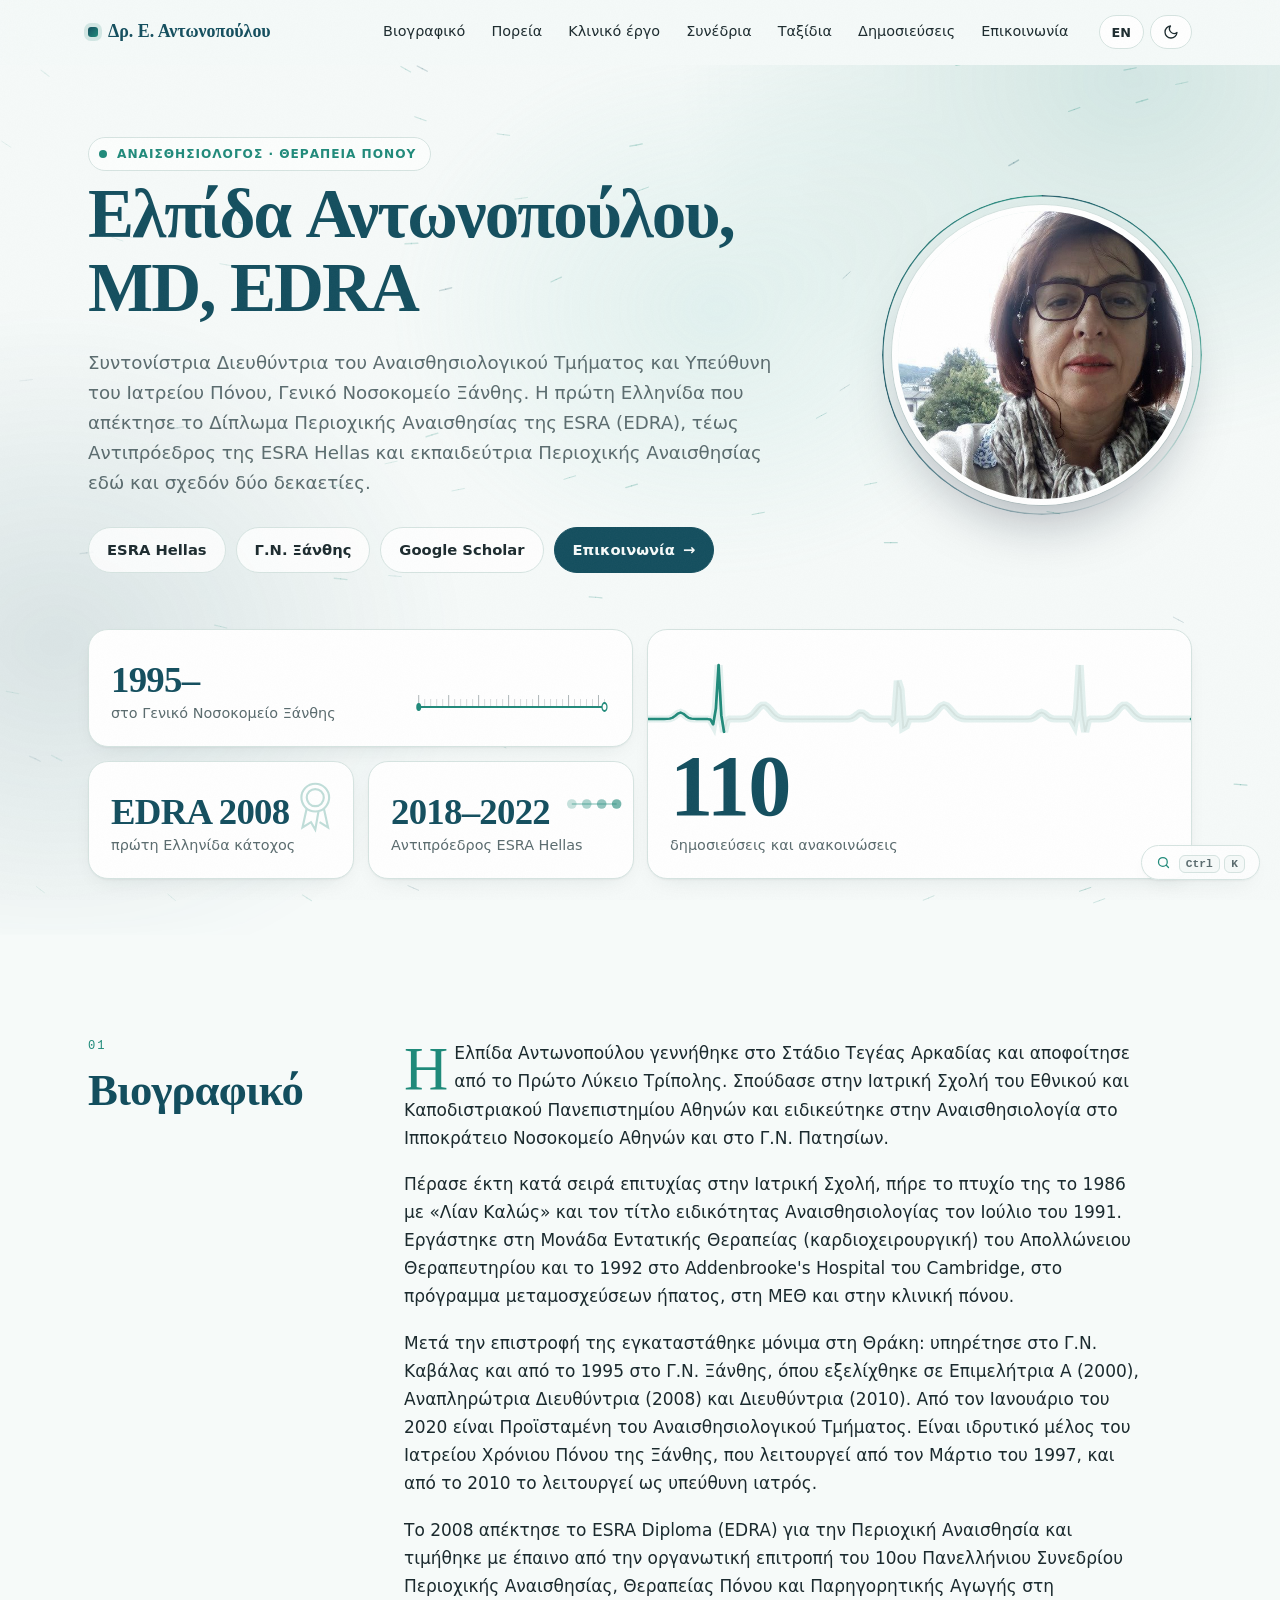
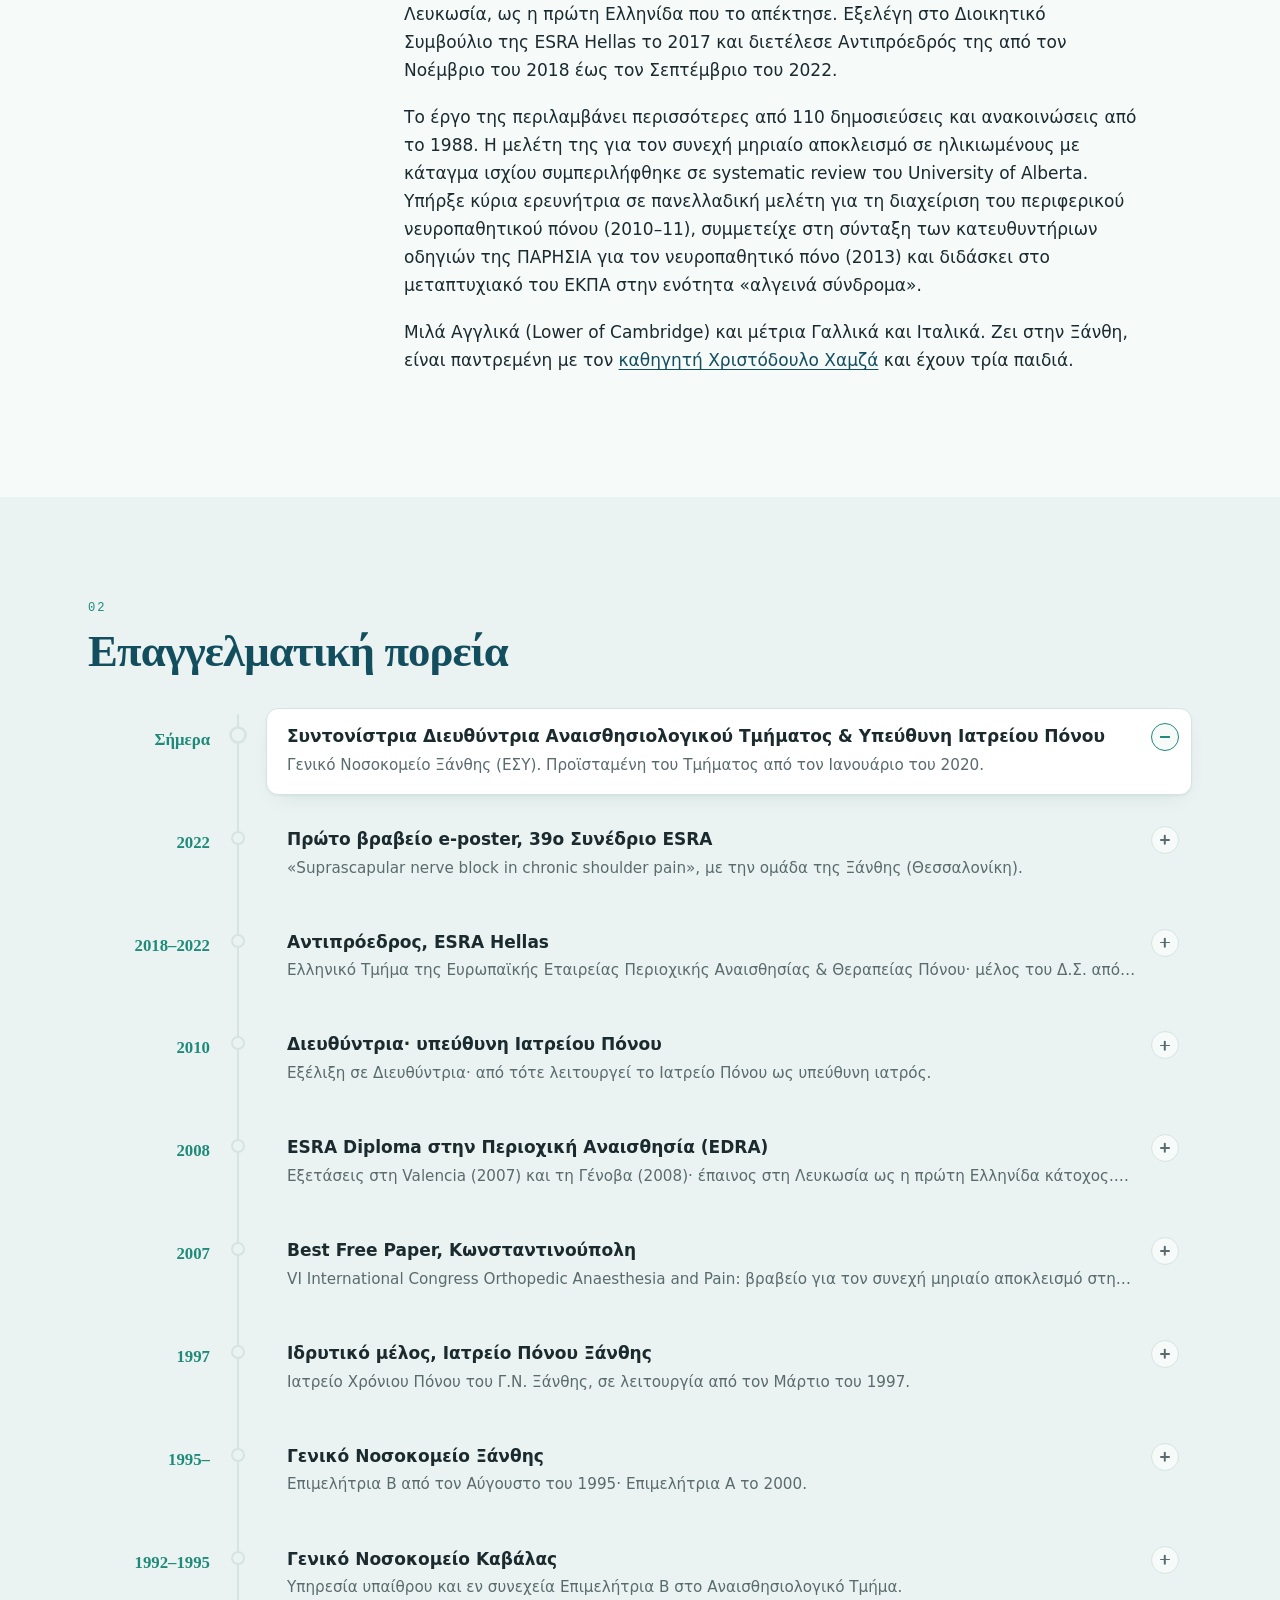
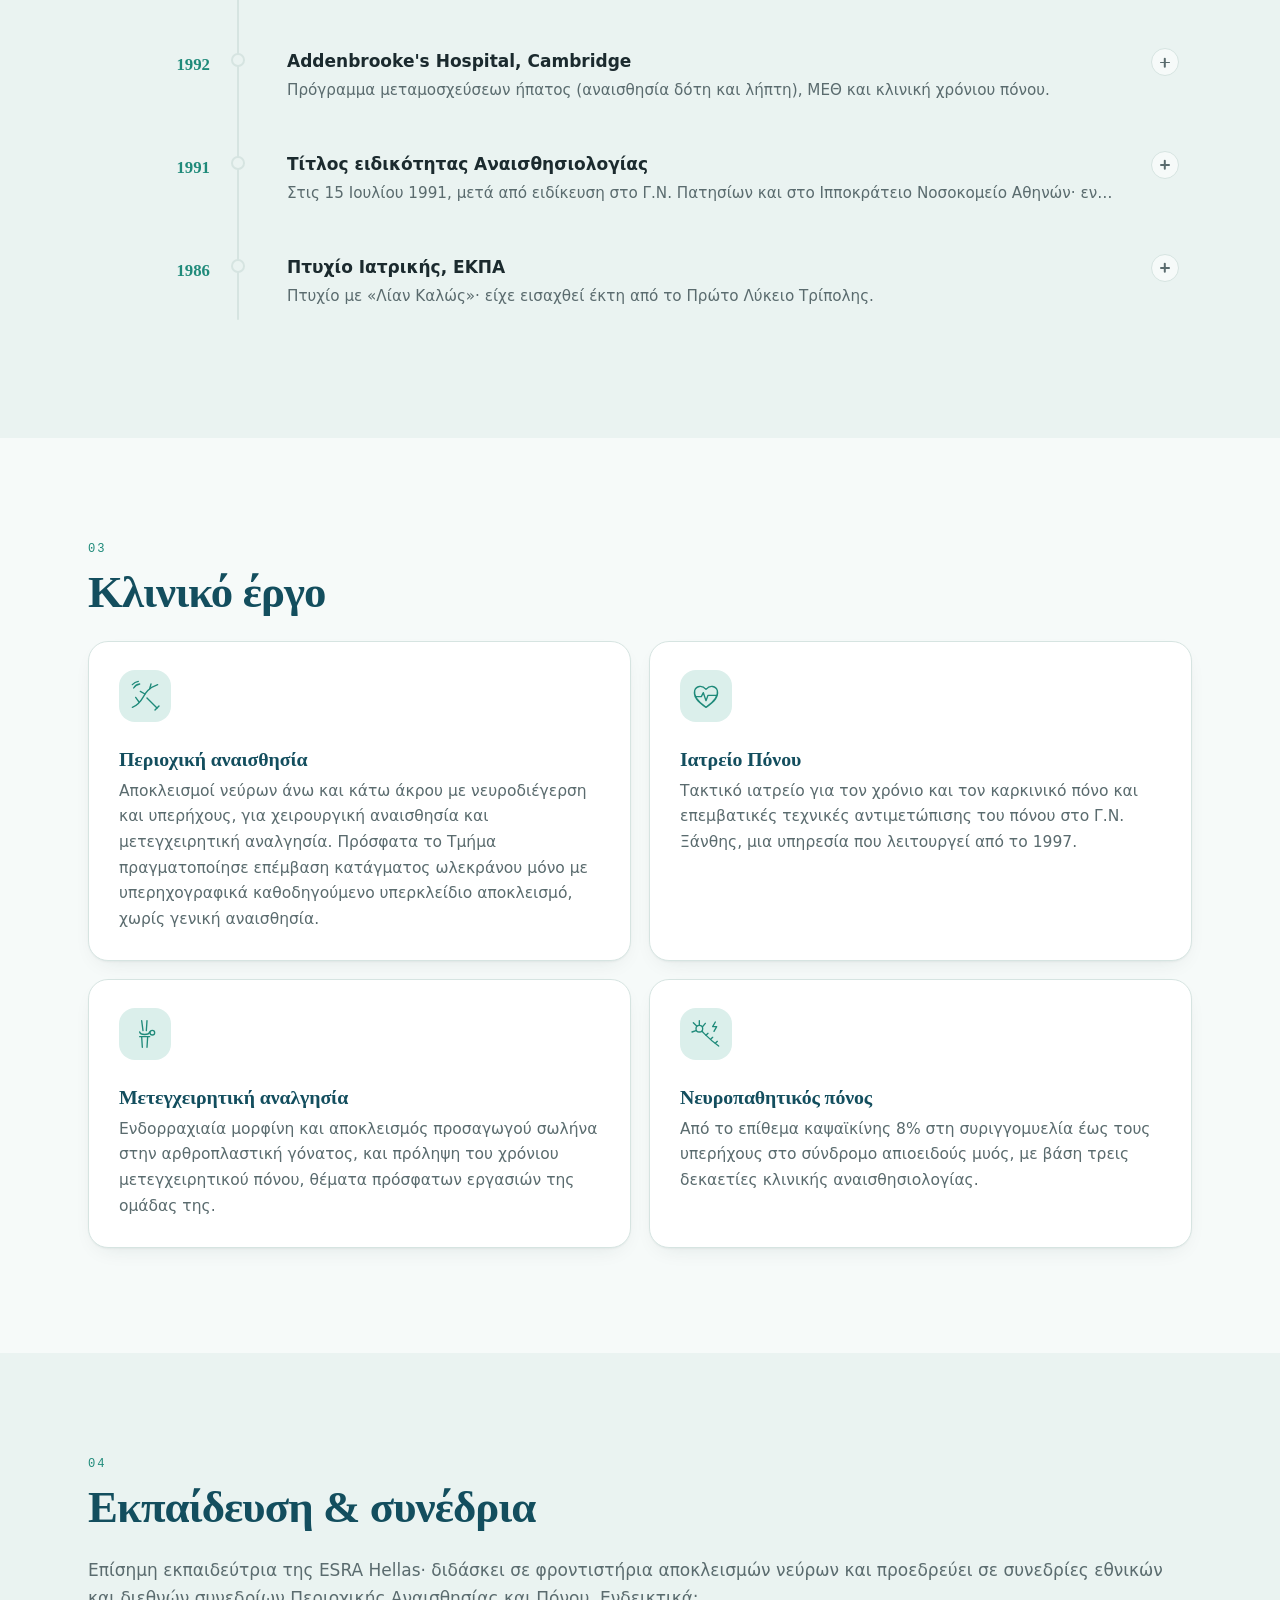
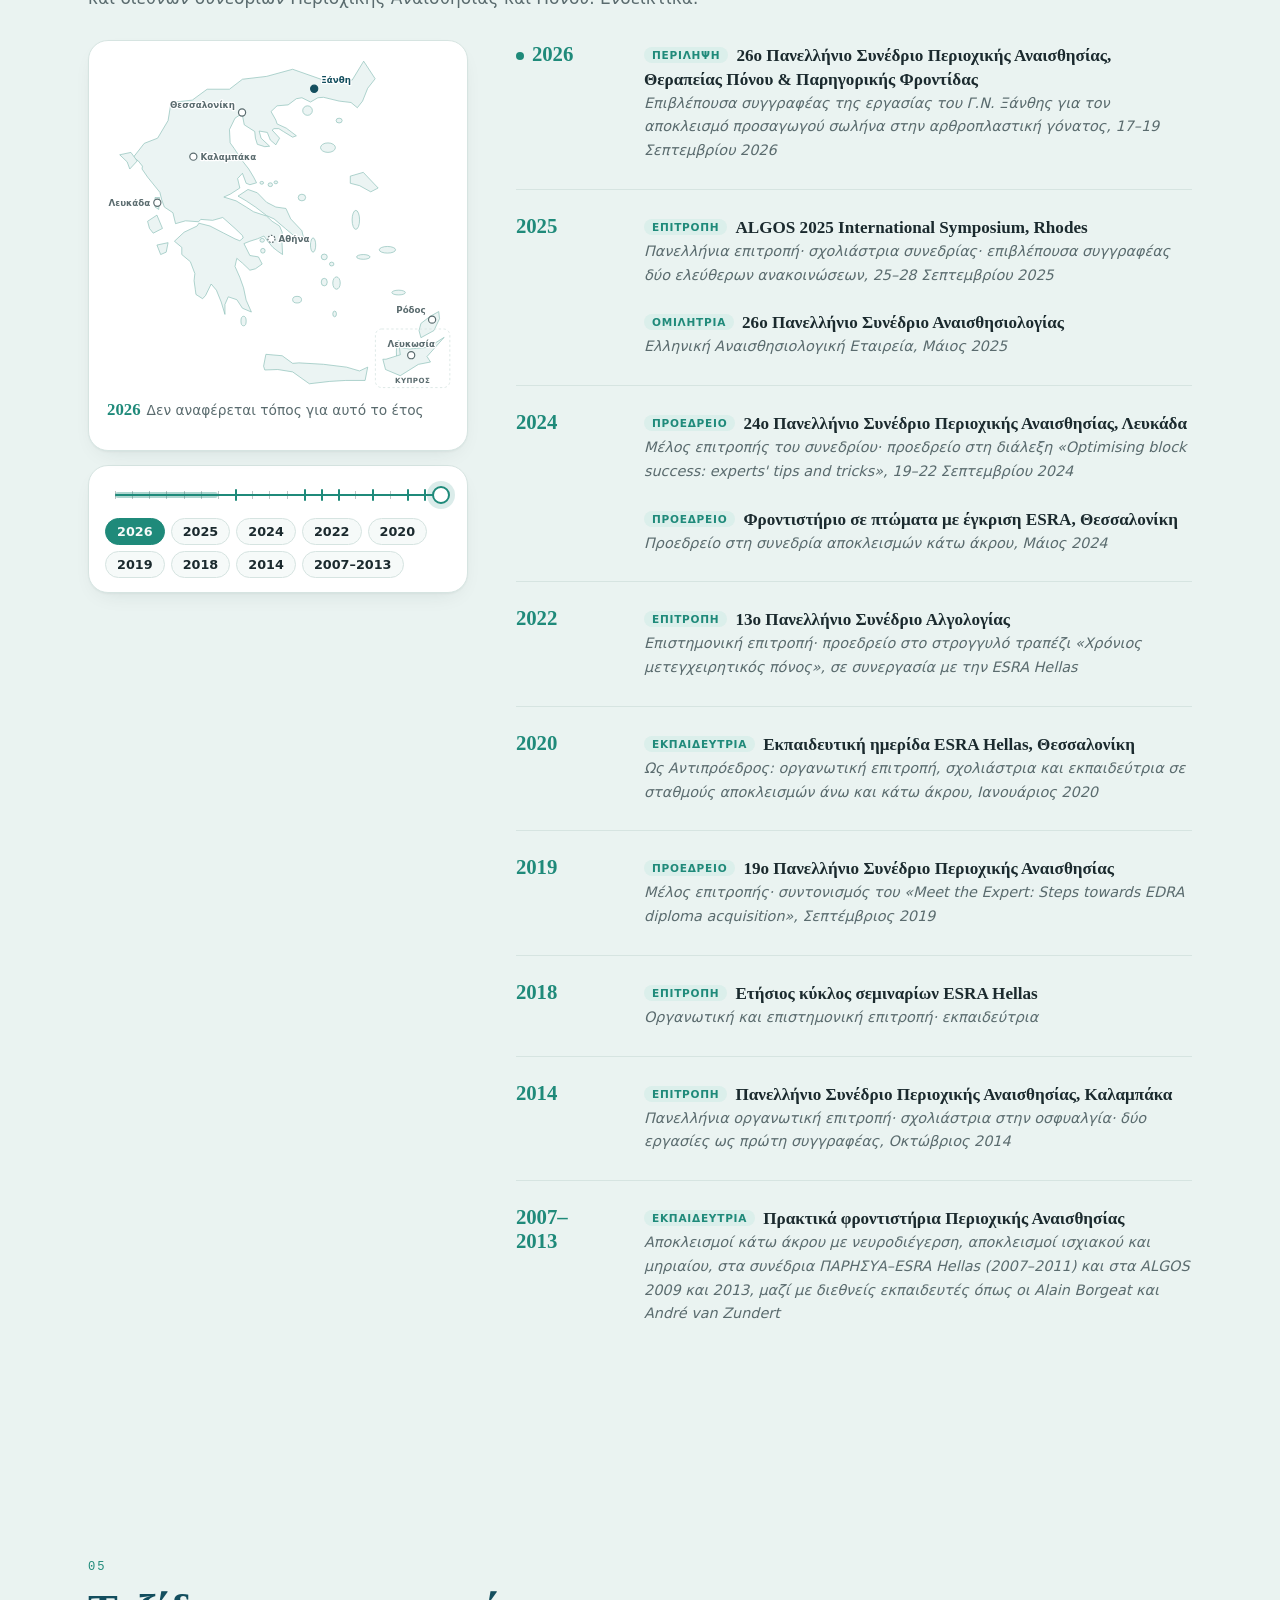
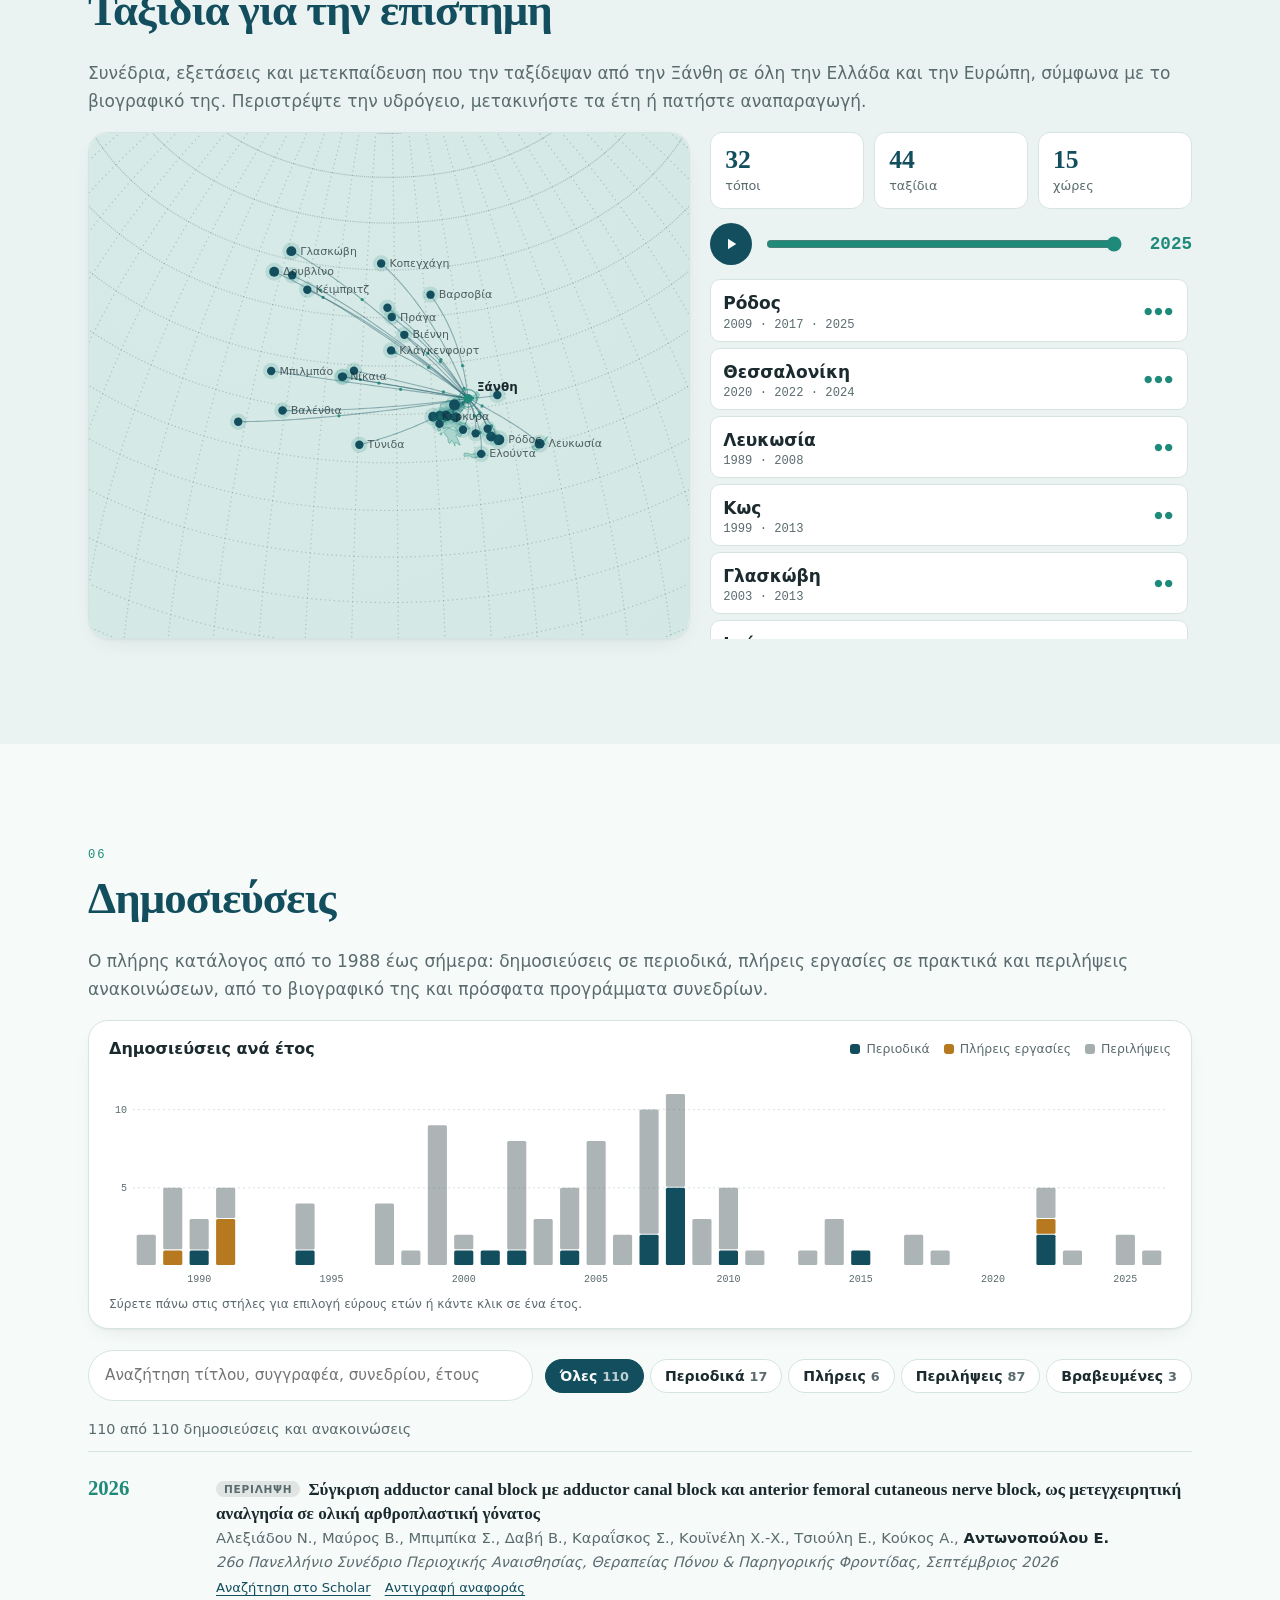
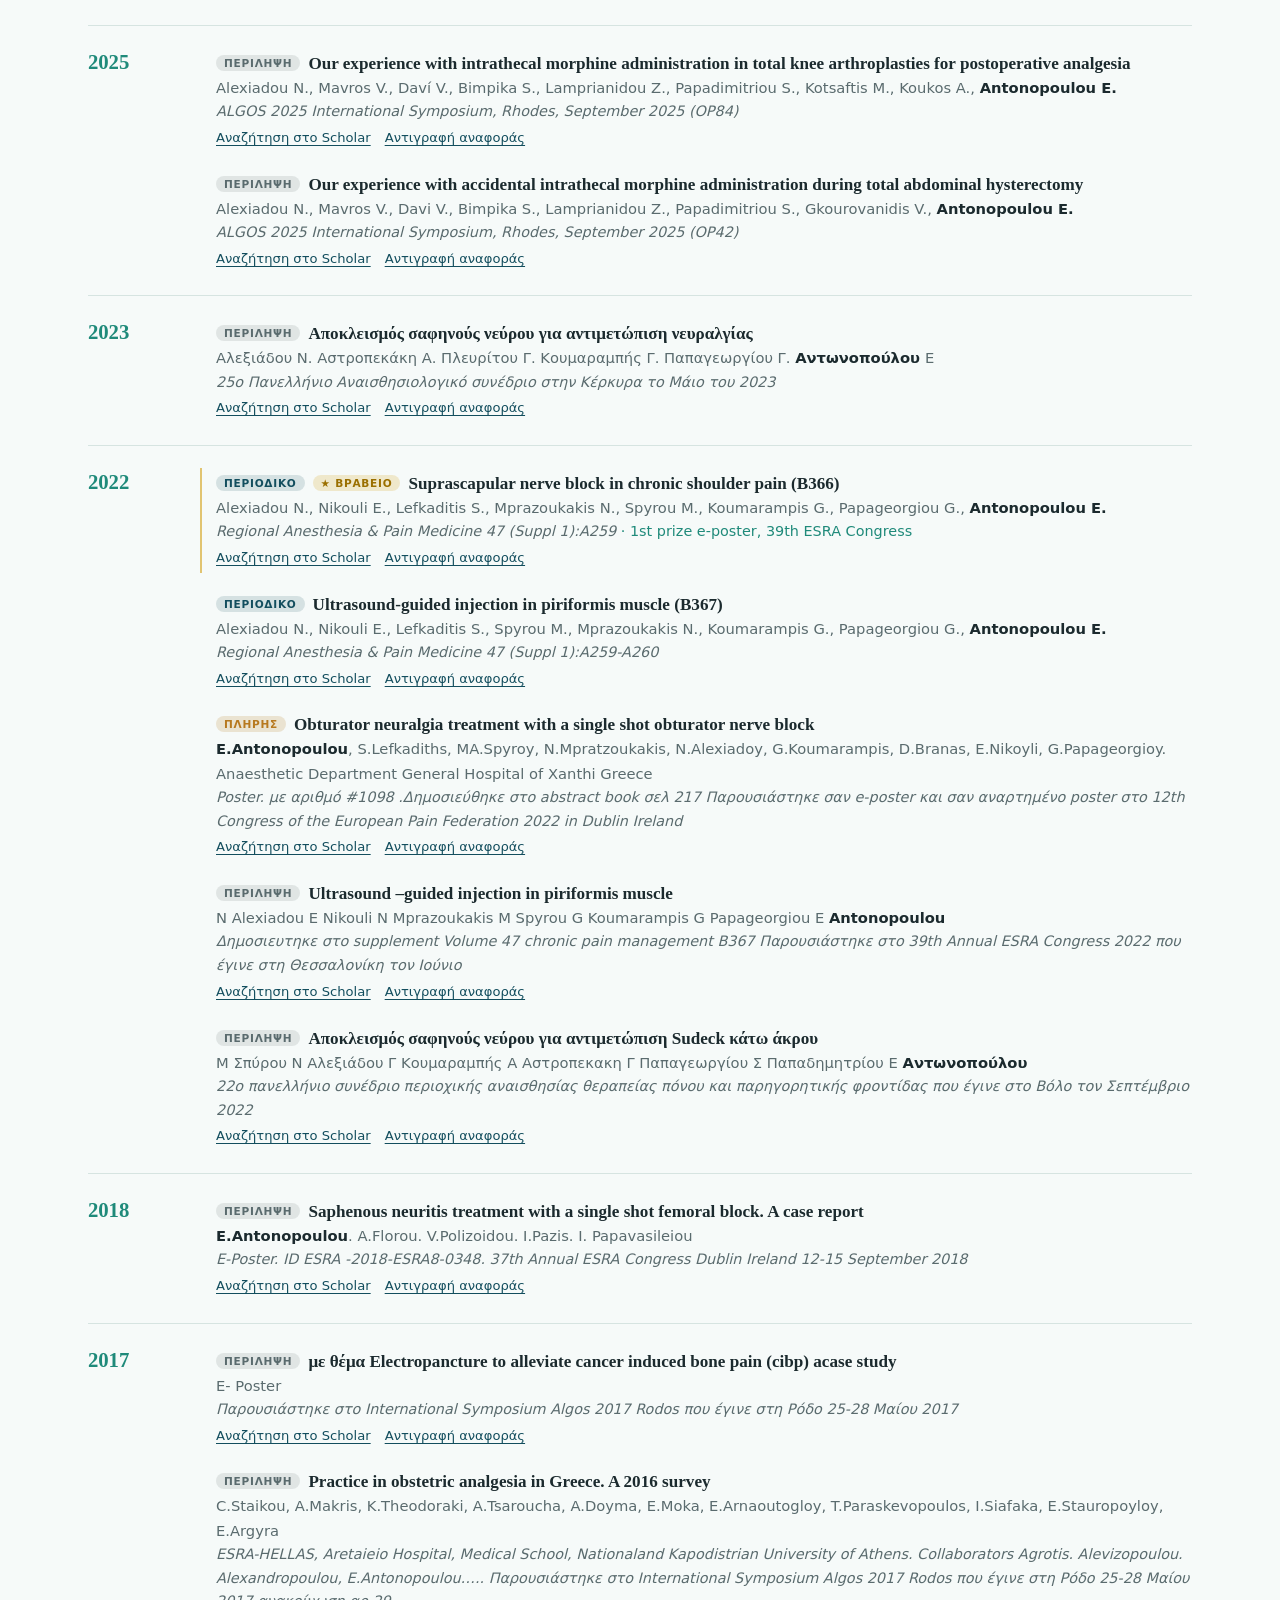
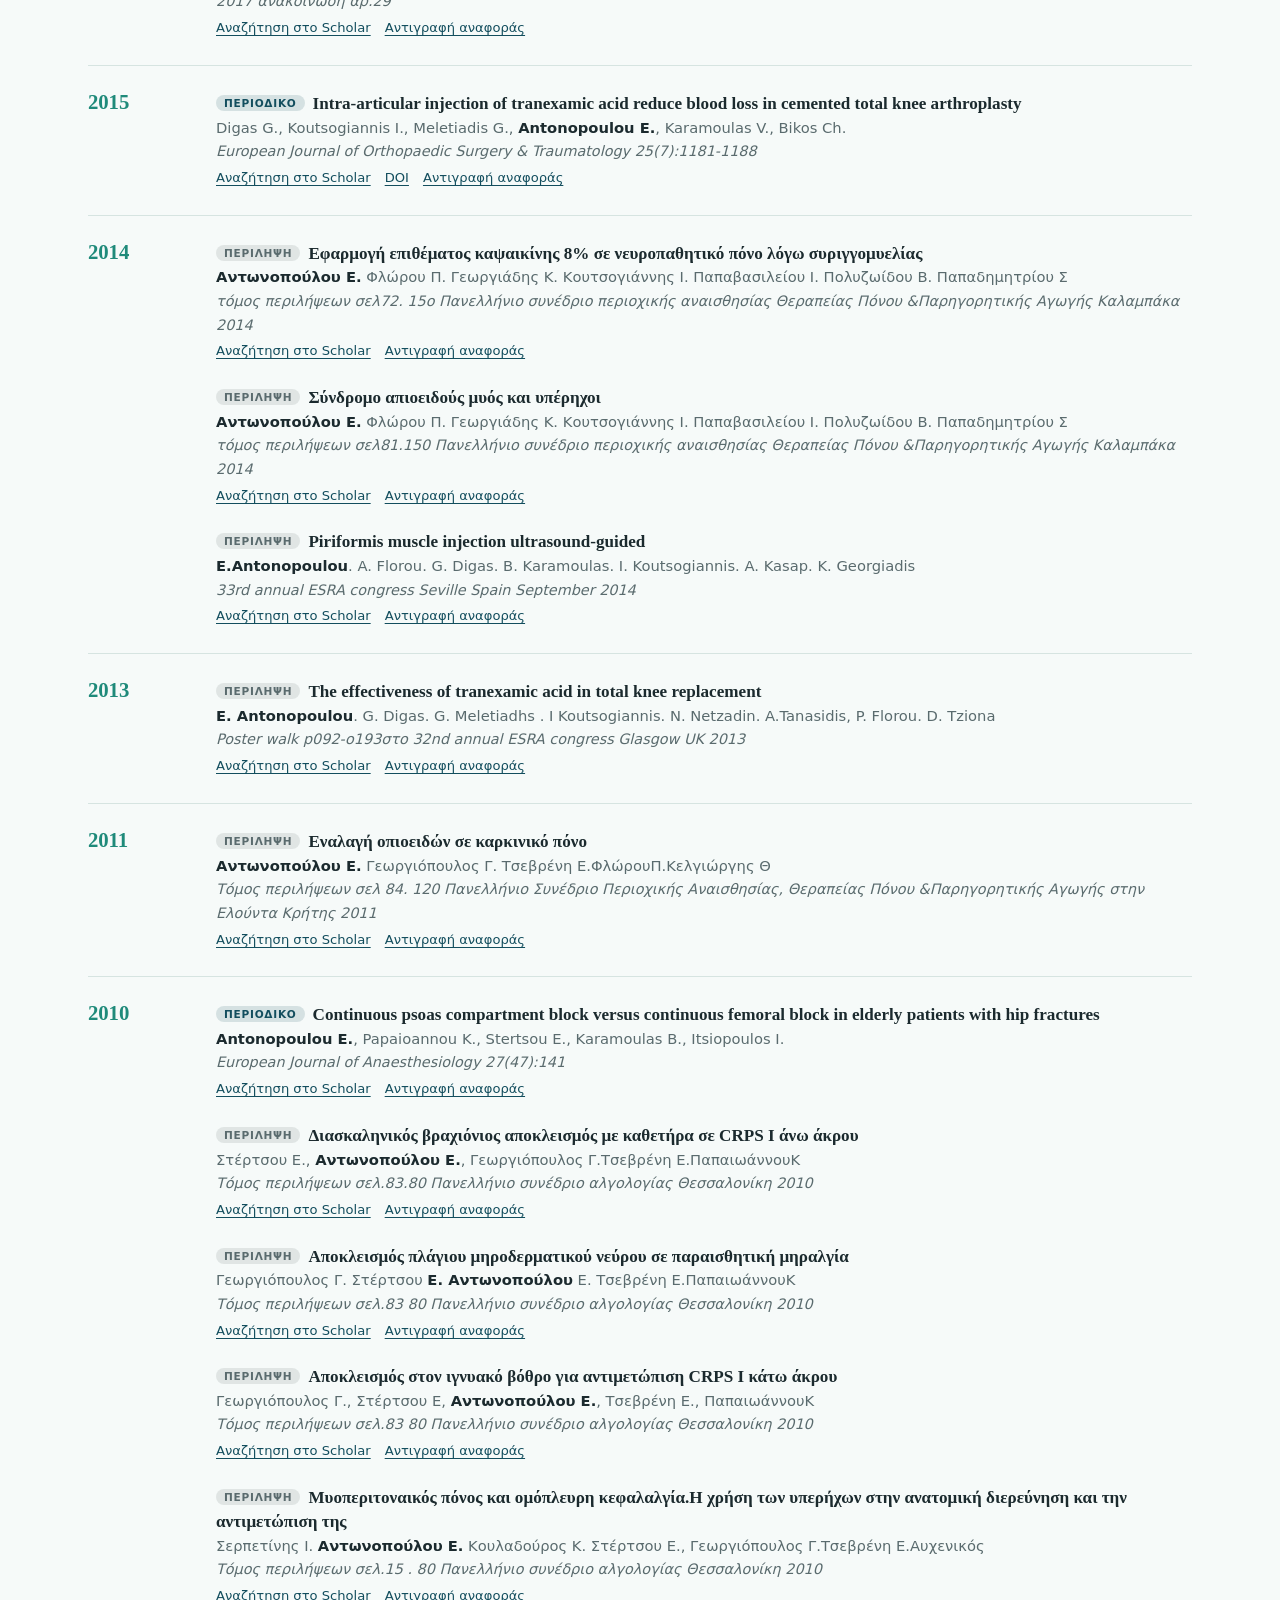
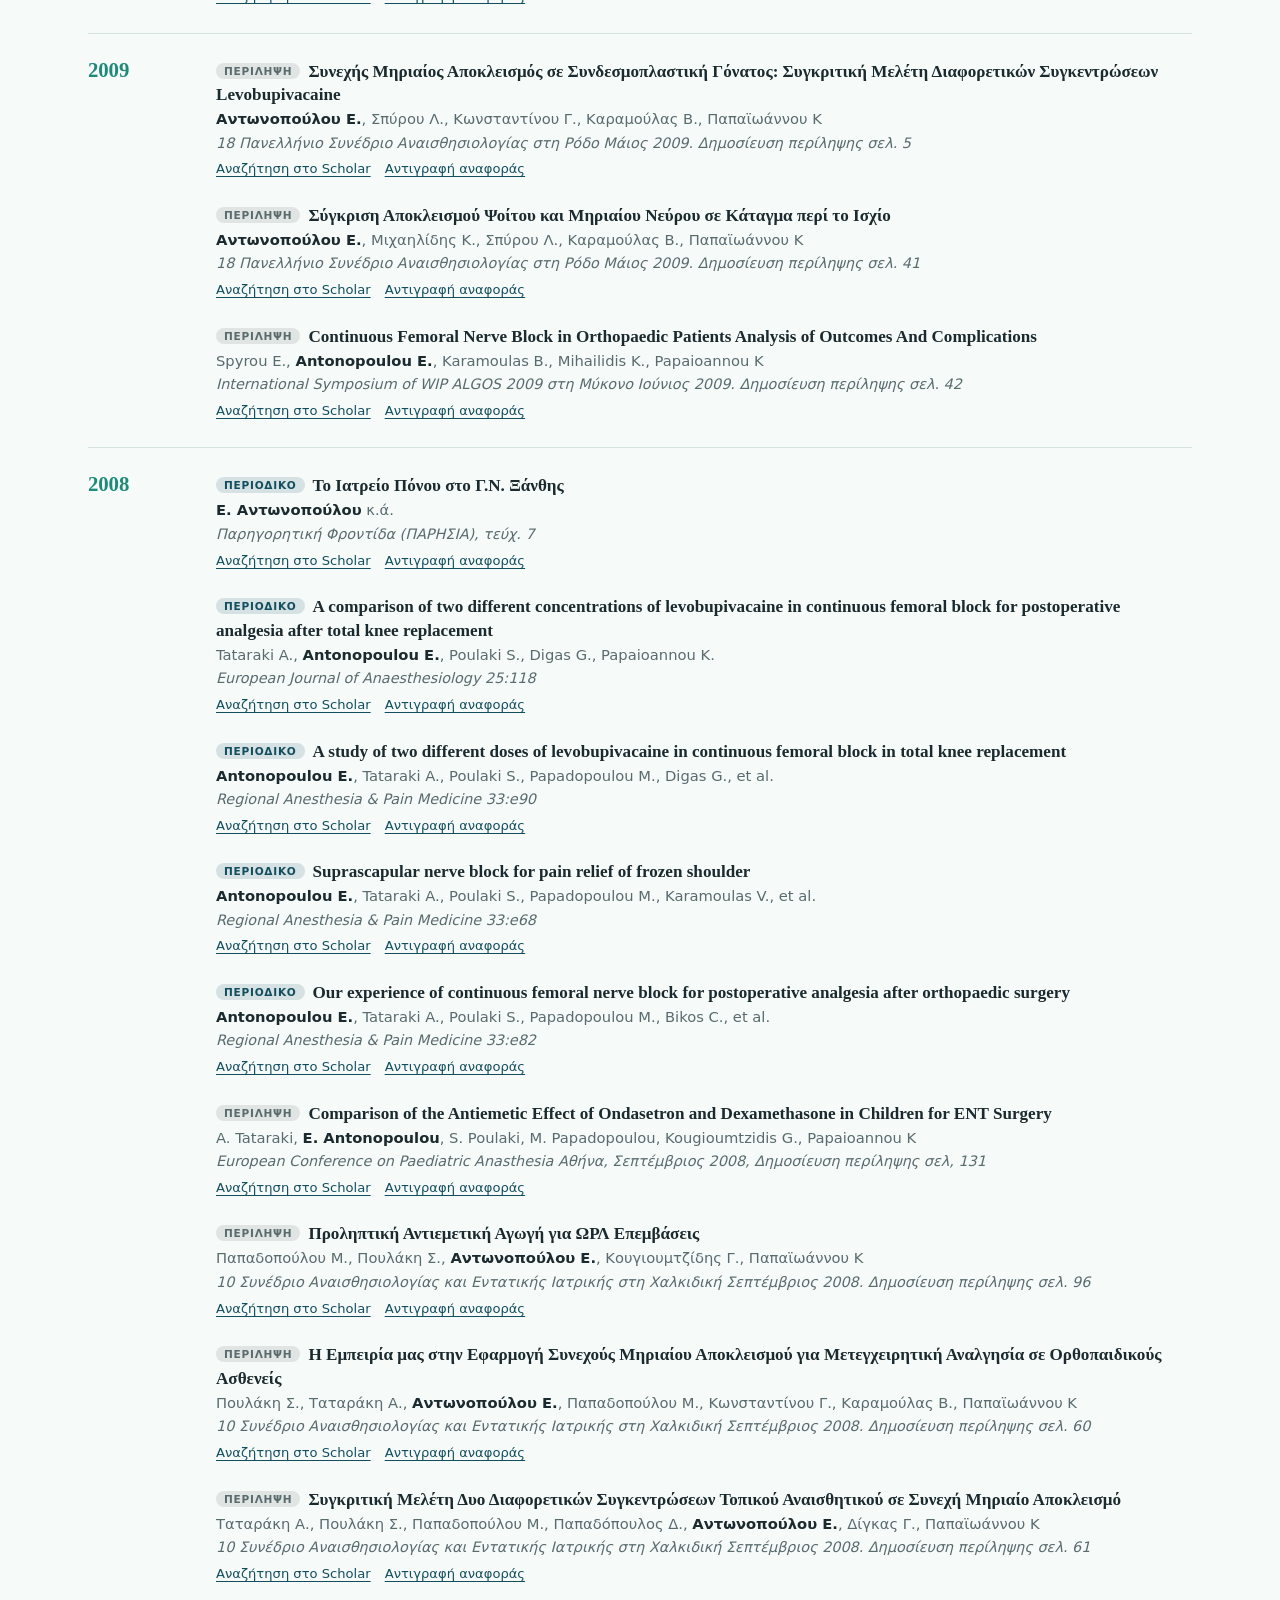
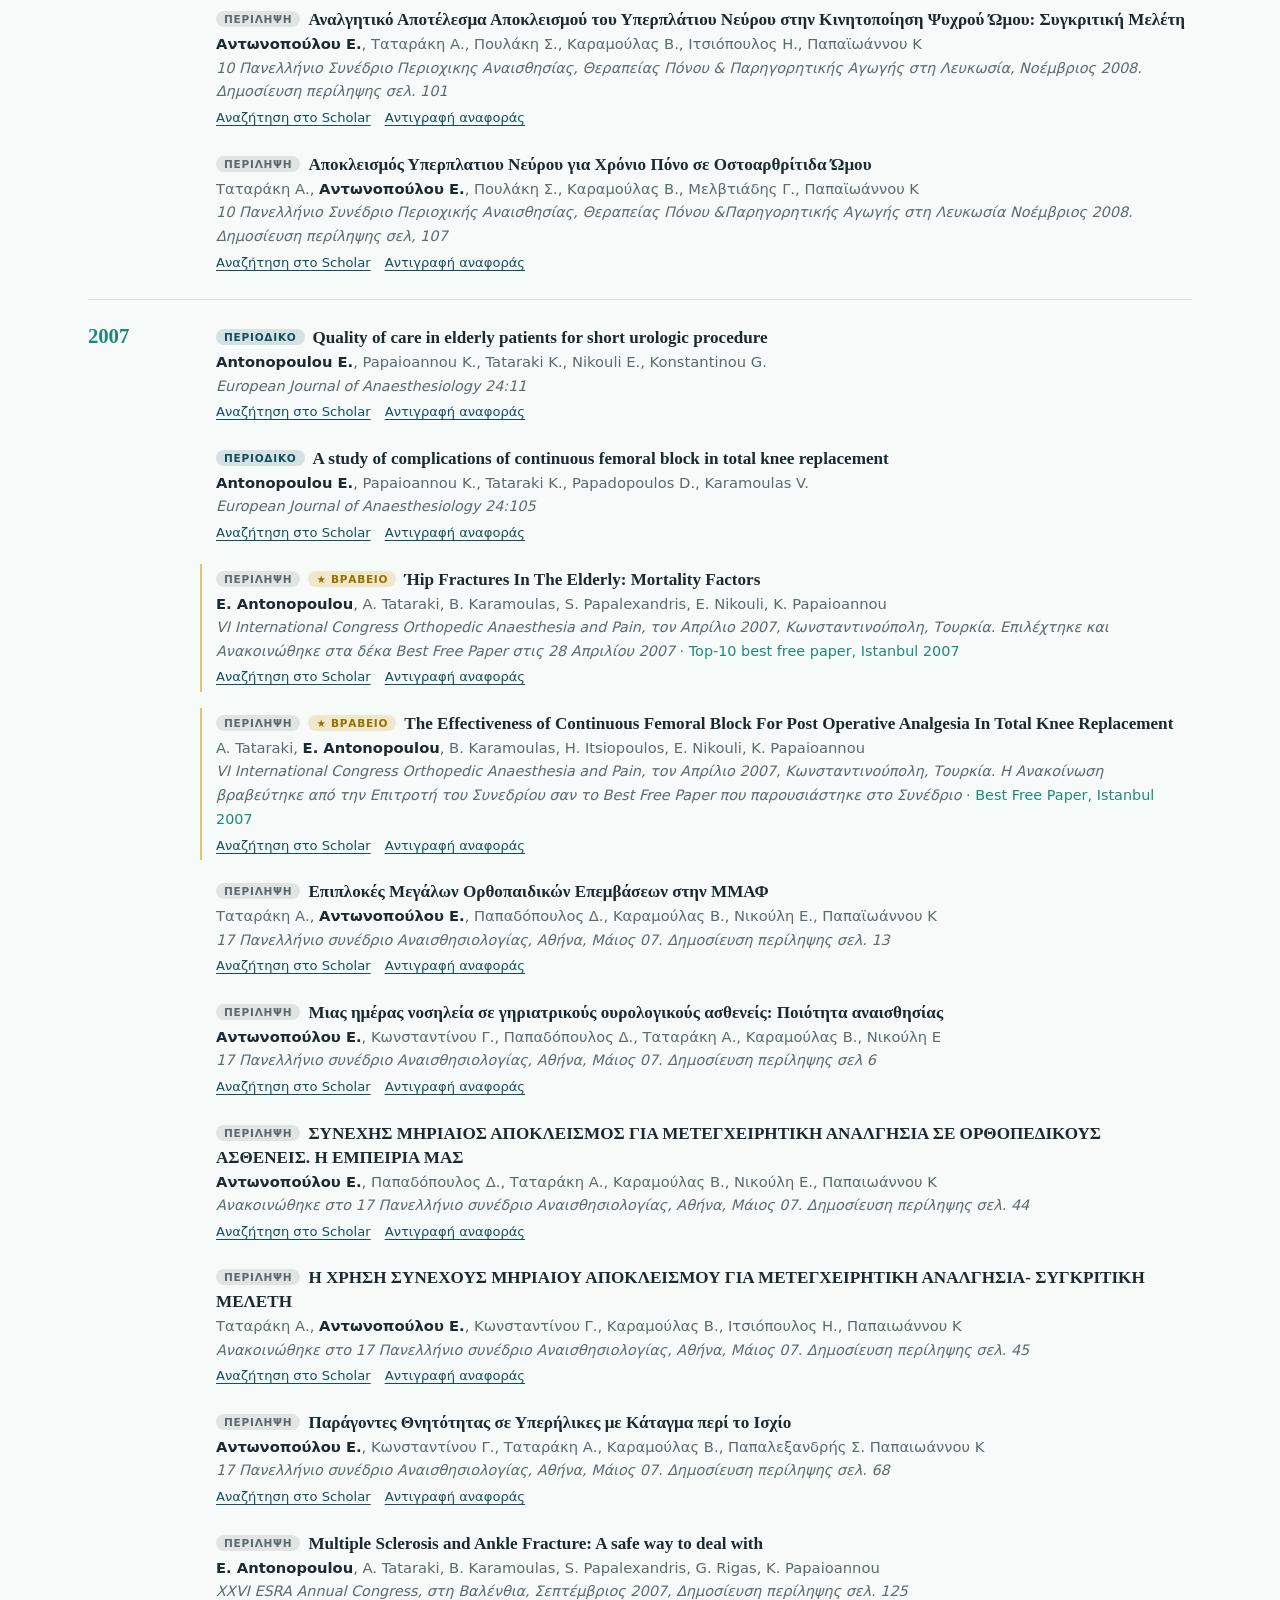
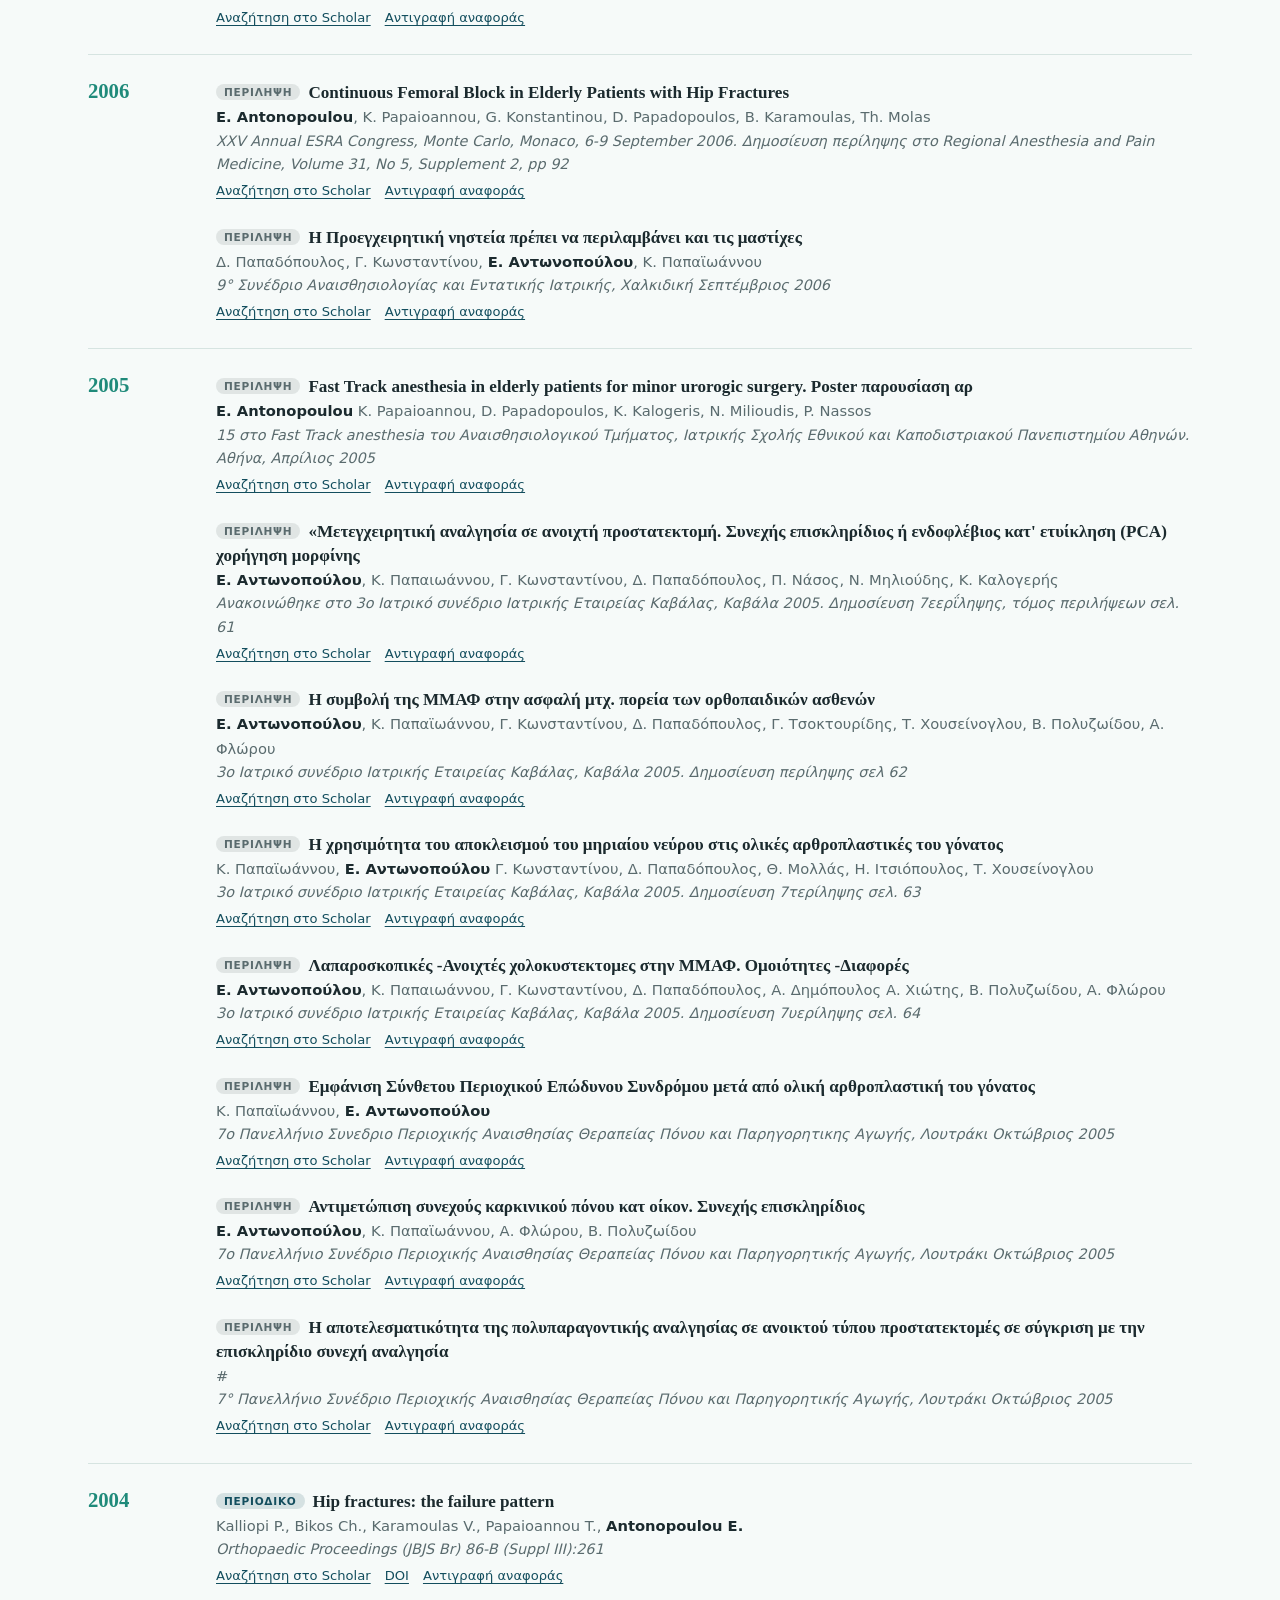
<file: index.html>
<!doctype html>
<html lang="el">
<head>
<meta charset="utf-8">
<meta name="viewport" content="width=device-width, initial-scale=1">
<title>Ελπίδα Αντωνοπούλου, MD, EDRA | Αναισθησιολόγος, Γ.Ν. Ξάνθης</title>
<meta name="description" content="Ελπίδα (Elpis) Αντωνοπούλου, MD, EDRA. Αναισθησιολόγος, Συντονίστρια Διευθύντρια Αναισθησιολογικού Τμήματος και Υπεύθυνη Ιατρείου Πόνου, Γενικό Νοσοκομείο Ξάνθης.">
<meta name="color-scheme" content="light dark">
<meta name="theme-color" content="#134e5e">
<meta name="author" content="Ελπίδα Αντωνοπούλου">
<link rel="icon" href="data:image/svg+xml,%3Csvg xmlns='http://www.w3.org/2000/svg' viewBox='0 0 64 64'%3E%3Crect width='64' height='64' rx='14' fill='%23134e5e'/%3E%3Ctext x='32' y='44' font-family='Georgia,serif' font-size='32' font-weight='700' text-anchor='middle' fill='%23e3f3ef'%3EEA%3C/text%3E%3C/svg%3E">
<link rel="apple-touch-icon" href="img/antonopoulou.jpg">
<meta property="og:type" content="profile">
<meta property="og:title" content="Ελπίδα Αντωνοπούλου, MD, EDRA | Elpis Antonopoulou">
<meta property="og:description" content="Αναισθησιολόγος, Συντονίστρια Διευθύντρια Αναισθησιολογικού Τμήματος και Ιατρείου Πόνου, Γ.Ν. Ξάνθης. Anaesthesiologist and pain specialist, General Hospital of Xanthi.">
<meta property="og:image" content="img/antonopoulou.jpg">
<meta property="og:locale" content="el_GR">
<meta property="og:locale:alternate" content="en_US">
<meta name="twitter:card" content="summary">
<script type="application/ld+json">
{"@context":"https://schema.org","@type":"Person","name":"Elpis Antonopoulou","alternateName":["Ελπίδα Αντωνοπούλου","Elpida Antonopoulou"],
 "honorificSuffix":"MD, EDRA","jobTitle":"Coordinator Director, Department of Anaesthesiology",
 "worksFor":{"@type":"Hospital","name":"General Hospital of Xanthi","url":"https://hosp-xanthi.gr/"},
 "alumniOf":{"@type":"CollegeOrUniversity","name":"National and Kapodistrian University of Athens"},
 "knowsAbout":["Anaesthesiology","Regional anaesthesia","Pain medicine"],
 "sameAs":["https://scholar.google.com/citations?user=hH7iPGsAAAAJ"]}
</script>
<link rel="stylesheet" href="core.css">
<link rel="stylesheet" href="style.css">
<script>
  // Apply saved language and theme before first paint to avoid a flash.
  (function () {
    var lang = localStorage.getItem('ea-lang') || 'el';
    var theme = localStorage.getItem('ea-theme');
    document.documentElement.lang = lang;
    if (theme) document.documentElement.dataset.theme = theme;
    document.documentElement.classList.add('js');
  })();
</script>
</head>
<body>
<a class="skip" href="#about"><span class="en">Skip to content</span><span class="el">Μετάβαση στο περιεχόμενο</span></a>

<header class="topbar">
  <nav class="wrap nav">
    <a class="brand" href="#top">
      <span class="en">Dr. E. Antonopoulou</span><span class="el">Δρ. Ε. Αντωνοπούλου</span>
    </a>
    <button class="menu-btn" aria-label="Menu" aria-expanded="false"><span></span></button>
    <ul class="links">
      <li><a href="#about"><span class="en">About</span><span class="el">Βιογραφικό</span></a></li>
      <li><a href="#career"><span class="en">Career</span><span class="el">Πορεία</span></a></li>
      <li><a href="#clinical"><span class="en">Clinical work</span><span class="el">Κλινικό έργο</span></a></li>
      <li><a href="#teaching"><span class="en">Congresses</span><span class="el">Συνέδρια</span></a></li>
      <li><a href="#travels"><span class="en">Travels</span><span class="el">Ταξίδια</span></a></li>
      <li><a href="#publications"><span class="en">Publications</span><span class="el">Δημοσιεύσεις</span></a></li>
      <li><a href="#contact"><span class="en">Contact</span><span class="el">Επικοινωνία</span></a></li>
    </ul>
    <div class="toggles">
      <button id="lang-btn" class="pill magnetic" title="Ελληνικά / English"><span class="en">ΕΛ</span><span class="el">EN</span></button>
      <button id="theme-btn" class="pill magnetic" data-label-en="Toggle dark mode" data-label-el="Εναλλαγή σκούρου θέματος">&#9680;</button>
    </div>
  </nav>
</header>

<main id="top">

  <!-- Hero -->
  <section class="hero">
    <canvas class="hero-canvas" id="hero-canvas" aria-hidden="true"></canvas>
    <div class="wrap hero-grid">
      <div class="hero-text">
        <p class="eyebrow rise" style="--d:0">
          <span class="en">Anaesthesiologist &middot; Pain medicine</span><span class="el">Αναισθησιολόγος &middot; Θεραπεία πόνου</span>
        </p>
        <h1>
          <span class="en">Elpis Antonopoulou, MD, EDRA</span><span class="el">Ελπίδα Αντωνοπούλου, MD, EDRA</span>
        </h1>
        <p class="lede rise" style="--d:3">
          <span class="en">Coordinator Director of the Department of Anaesthesiology and Head of the Pain Clinic, General Hospital of Xanthi.
            The first Greek woman to earn the ESRA Diploma in Regional Anaesthesia (EDRA), former Vice President of ESRA Hellas,
            and a regional anaesthesia instructor for nearly two decades.</span>
          <span class="el">Συντονίστρια Διευθύντρια του Αναισθησιολογικού Τμήματος και Υπεύθυνη του Ιατρείου Πόνου, Γενικό Νοσοκομείο Ξάνθης.
            Η πρώτη Ελληνίδα που απέκτησε το Δίπλωμα Περιοχικής Αναισθησίας της ESRA (EDRA), τέως Αντιπρόεδρος της ESRA Hellas
            και εκπαιδεύτρια Περιοχικής Αναισθησίας εδώ και σχεδόν δύο δεκαετίες.</span>
        </p>
        <ul class="hero-links rise" style="--d:4">
          <li><a class="magnetic" href="https://www.esrahellas.gr/%CE%B4%CE%B9%CE%BF%CE%B9%CE%BA%CE%B7%CF%84%CE%B9%CE%BA%CF%8C-%CF%83%CF%85%CE%BC%CE%B2%CE%BF%CF%8D%CE%BB%CE%B9%CE%BF-esra-hellas/%CE%B5%CE%BB%CF%80%CE%AF%CE%B4%CE%B1-%CE%B1%CE%BD%CF%84%CF%89%CE%BD%CE%BF%CF%80%CE%BF%CF%8D%CE%BB%CE%BF%CF%85-md-edra/" target="_blank" rel="noopener">ESRA Hellas</a></li>
          <li><a class="magnetic" href="https://hosp-xanthi.gr/%CE%B1%CE%BD%CE%B1%CE%B9%CF%83%CE%B8%CE%B7%CF%83%CE%B9%CE%BF%CE%BB%CE%BF%CE%B3%CE%B9%CE%BA%CF%8C/" target="_blank" rel="noopener"><span class="en">General Hospital of Xanthi</span><span class="el">Γ.Ν. Ξάνθης</span></a></li>
          <li><a class="magnetic" href="https://scholar.google.com/citations?user=hH7iPGsAAAAJ&amp;hl=en" target="_blank" rel="noopener">Google Scholar</a></li>
          <li><a href="#contact" class="primary magnetic"><span class="en">Contact</span><span class="el">Επικοινωνία</span></a></li>
        </ul>
      </div>
      <div class="portrait-frame rise" style="--d:2">
        <img class="portrait" src="img/antonopoulou.jpg" alt="Elpis Antonopoulou" width="220" height="220">
      </div>
    </div>
    <div class="wrap bento stats">
      <div class="tile fx-card t-years">
        <div class="tile-art" id="art-years" aria-hidden="true"></div>
        <strong>1995&ndash;</strong><span class="en">at the General Hospital of Xanthi</span><span class="el">στο Γενικό Νοσοκομείο Ξάνθης</span>
      </div>
      <div class="tile fx-card t-edra">
        <div class="tile-art" id="art-edra" aria-hidden="true"></div>
        <strong>EDRA 2008</strong><span class="en">first Greek woman awarded</span><span class="el">πρώτη Ελληνίδα κάτοχος</span>
      </div>
      <div class="tile fx-card big t-pubs">
        <div class="tile-art" id="art-ecg" aria-hidden="true"></div>
        <strong id="stat-pubs" data-count="110">110</strong><span class="en">publications and presentations</span><span class="el">δημοσιεύσεις και ανακοινώσεις</span>
      </div>
      <div class="tile fx-card t-vp">
        <div class="tile-art" id="art-vp" aria-hidden="true"></div>
        <strong>2018&ndash;2022</strong><span class="en">Vice President, ESRA Hellas</span><span class="el">Αντιπρόεδρος ESRA Hellas</span>
      </div>
    </div>
  </section>

  <!-- About -->
  <section id="about" class="section">
    <div class="wrap two-col">
      <h2><span class="en">About</span><span class="el">Βιογραφικό</span></h2>
      <div class="prose">
        <div class="en">
          <p>Elpis Antonopoulou was born in Stadio Tegeas, Arcadia, and graduated from the First Lyceum of Tripoli. She studied
            medicine at the National and Kapodistrian University of Athens and trained in anaesthesiology at the Hippokrateio
            Hospital of Athens and the General Hospital of Patissia.</p>
          <p>She entered medical school sixth in the national entrance exams, graduated in 1986 with distinction and earned her
            specialist title in July 1991. She then worked in the cardiac surgery ICU of the Apollonion Hospital in Athens, and in 1992
            at Addenbrooke's Hospital, Cambridge, in the liver transplant programme, the ICU and the pain clinic.</p>
          <p>Returning from Cambridge she settled permanently in Thrace, serving at the General Hospital of Kavala before joining the
            General Hospital of Xanthi in 1995. She rose to Consultant A (2000), Associate Director (2008) and Director (2010), and has led
            the Department of Anaesthesiology since January 2020. She is a founding member of the Xanthi Pain Clinic, opened in March
            1997, and has run it as the responsible physician since 2010.</p>
          <p>In 2008 she earned the ESRA Diploma in Regional Anaesthesia (EDRA) and was commended by the organizing committee of
            the 10th Panhellenic Congress of Regional Anaesthesia, Pain Therapy and Palliative Care in Nicosia as the first Greek
            woman to obtain it. Elected to the board of ESRA Hellas, the Greek section of the European Society of Regional Anaesthesia,
            in 2017, she served as its Vice President from November 2018 to September 2022.</p>
          <p>Her work spans more than 110 publications and conference presentations since 1988. Her study of continuous femoral block
            in elderly patients with hip fractures was included in a University of Alberta systematic review of pain management for hip
            fracture. She was principal investigator of a national study on the management of peripheral neuropathic pain (2010&ndash;11),
            contributed to the 2013 ΠΑΡΗΣΙΑ guidelines on neuropathic pain, and teaches pain syndromes in the NKUA master's programme.</p>
          <p>She speaks English (Cambridge Lower) and some French and Italian. She lives in Xanthi, is married to
            <a href="../chamzas/">Prof. Christodoulos Chamzas</a>, and they have three children.</p>
        </div>
        <div class="el">
          <p>Η Ελπίδα Αντωνοπούλου γεννήθηκε στο Στάδιο Τεγέας Αρκαδίας και αποφοίτησε από το Πρώτο Λύκειο Τρίπολης. Σπούδασε
            στην Ιατρική Σχολή του Εθνικού και Καποδιστριακού Πανεπιστημίου Αθηνών και ειδικεύτηκε στην Αναισθησιολογία στο
            Ιπποκράτειο Νοσοκομείο Αθηνών και στο Γ.Ν. Πατησίων.</p>
          <p>Πέρασε έκτη κατά σειρά επιτυχίας στην Ιατρική Σχολή, πήρε το πτυχίο της το 1986 με «Λίαν Καλώς» και τον τίτλο
            ειδικότητας Αναισθησιολογίας τον Ιούλιο του 1991. Εργάστηκε στη Μονάδα Εντατικής Θεραπείας (καρδιοχειρουργική) του
            Απολλώνειου Θεραπευτηρίου και το 1992 στο Addenbrooke's Hospital του Cambridge, στο πρόγραμμα μεταμοσχεύσεων ήπατος,
            στη ΜΕΘ και στην κλινική πόνου.</p>
          <p>Μετά την επιστροφή της εγκαταστάθηκε μόνιμα στη Θράκη: υπηρέτησε στο Γ.Ν. Καβάλας και από το 1995 στο Γ.Ν. Ξάνθης,
            όπου εξελίχθηκε σε Επιμελήτρια Α (2000), Αναπληρώτρια Διευθύντρια (2008) και Διευθύντρια (2010). Από τον Ιανουάριο του
            2020 είναι Προϊσταμένη του Αναισθησιολογικού Τμήματος. Είναι ιδρυτικό μέλος του Ιατρείου Χρόνιου Πόνου της Ξάνθης, που
            λειτουργεί από τον Μάρτιο του 1997, και από το 2010 το λειτουργεί ως υπεύθυνη ιατρός.</p>
          <p>Το 2008 απέκτησε το ESRA Diploma (EDRA) για την Περιοχική Αναισθησία και τιμήθηκε με έπαινο από την οργανωτική
            επιτροπή του 10ου Πανελλήνιου Συνεδρίου Περιοχικής Αναισθησίας, Θεραπείας Πόνου και Παρηγορητικής Αγωγής στη Λευκωσία,
            ως η πρώτη Ελληνίδα που το απέκτησε. Εξελέγη στο Διοικητικό Συμβούλιο της ESRA Hellas το 2017 και διετέλεσε Αντιπρόεδρός
            της από τον Νοέμβριο του 2018 έως τον Σεπτέμβριο του 2022.</p>
          <p>Το έργο της περιλαμβάνει περισσότερες από 110 δημοσιεύσεις και ανακοινώσεις από το 1988. Η μελέτη της για τον συνεχή
            μηριαίο αποκλεισμό σε ηλικιωμένους με κάταγμα ισχίου συμπεριλήφθηκε σε systematic review του University of Alberta.
            Υπήρξε κύρια ερευνήτρια σε πανελλαδική μελέτη για τη διαχείριση του περιφερικού νευροπαθητικού πόνου (2010&ndash;11),
            συμμετείχε στη σύνταξη των κατευθυντήριων οδηγιών της ΠΑΡΗΣΙΑ για τον νευροπαθητικό πόνο (2013) και διδάσκει στο
            μεταπτυχιακό του ΕΚΠΑ στην ενότητα «αλγεινά σύνδρομα».</p>
          <p>Μιλά Αγγλικά (Lower of Cambridge) και μέτρια Γαλλικά και Ιταλικά. Ζει στην Ξάνθη, είναι παντρεμένη με τον
            <a href="https://chamzas.github.io/christos/">καθηγητή Χριστόδουλο Χαμζά</a> και έχουν τρία παιδιά.</p>
        </div>
      </div>
    </div>
  </section>

  <!-- Career -->
  <section id="career" class="section alt">
    <div class="wrap">
      <h2><span class="en">Career</span><span class="el">Επαγγελματική πορεία</span></h2>
      <ol class="timeline">
        <li><time><span class="en">Today</span><span class="el">Σήμερα</span></time>
          <div><b class="en">Coordinator Director, Department of Anaesthesiology &amp; Head of the Pain Clinic</b><b class="el">Συντονίστρια Διευθύντρια Αναισθησιολογικού Τμήματος &amp; Υπεύθυνη Ιατρείου Πόνου</b>
          <p class="en">General Hospital of Xanthi (NHS / ESY). Head of department since January 2020.</p>
          <p class="el">Γενικό Νοσοκομείο Ξάνθης (ΕΣΥ). Προϊσταμένη του Τμήματος από τον Ιανουάριο του 2020.</p></div></li>
        <li><time>2022</time>
          <div><b class="en">First prize, e-poster, 39th ESRA Congress</b><b class="el">Πρώτο βραβείο e-poster, 39ο Συνέδριο ESRA</b>
          <p class="en">Suprascapular nerve block in chronic shoulder pain, with her Xanthi team (Thessaloniki).</p>
          <p class="el">«Suprascapular nerve block in chronic shoulder pain», με την ομάδα της Ξάνθης (Θεσσαλονίκη).</p></div></li>
        <li><time>2018&ndash;2022</time>
          <div><b class="en">Vice President, ESRA Hellas</b><b class="el">Αντιπρόεδρος, ESRA Hellas</b>
          <p class="en">Greek section of the European Society of Regional Anaesthesia &amp; Pain Therapy; elected to the board in 2017.</p>
          <p class="el">Ελληνικό Τμήμα της Ευρωπαϊκής Εταιρείας Περιοχικής Αναισθησίας &amp; Θεραπείας Πόνου· μέλος του Δ.Σ. από το 2017.</p></div></li>
        <li><time>2010</time>
          <div><b class="en">Director; Pain Clinic lead</b><b class="el">Διευθύντρια· υπεύθυνη Ιατρείου Πόνου</b>
          <p class="en">Promoted to Director; has run the Xanthi Pain Clinic as responsible physician ever since.</p>
          <p class="el">Εξέλιξη σε Διευθύντρια· από τότε λειτουργεί το Ιατρείο Πόνου ως υπεύθυνη ιατρός.</p></div></li>
        <li><time>2008</time>
          <div><b class="en">ESRA Diploma in Regional Anaesthesia (EDRA)</b><b class="el">ESRA Diploma στην Περιοχική Αναισθησία (EDRA)</b>
          <p class="en">Exams in Valencia (2007) and Genoa (2008); commended in Nicosia as the first Greek woman to hold it. Associate Director the same year.</p>
          <p class="el">Εξετάσεις στη Valencia (2007) και τη Γένοβα (2008)· έπαινος στη Λευκωσία ως η πρώτη Ελληνίδα κάτοχος. Την ίδια χρονιά Αναπληρώτρια Διευθύντρια.</p></div></li>
        <li><time>2007</time>
          <div><b class="en">Best Free Paper, Istanbul</b><b class="el">Best Free Paper, Κωνσταντινούπολη</b>
          <p class="en">VI International Congress of Orthopaedic Anaesthesia and Pain: best free paper on continuous femoral block in knee replacement, and a second paper in the top ten.</p>
          <p class="el">VI International Congress Orthopedic Anaesthesia and Pain: βραβείο για τον συνεχή μηριαίο αποκλεισμό στην αρθροπλαστική γόνατος και δεύτερη εργασία στις δέκα καλύτερες.</p></div></li>
        <li><time>1997</time>
          <div><b class="en">Founding member, Xanthi Pain Clinic</b><b class="el">Ιδρυτικό μέλος, Ιατρείο Πόνου Ξάνθης</b>
          <p class="en">Chronic and cancer pain clinic of the General Hospital of Xanthi, opened in March 1997.</p>
          <p class="el">Ιατρείο Χρόνιου Πόνου του Γ.Ν. Ξάνθης, σε λειτουργία από τον Μάρτιο του 1997.</p></div></li>
        <li><time>1995&ndash;</time>
          <div><b class="en">General Hospital of Xanthi</b><b class="el">Γενικό Νοσοκομείο Ξάνθης</b>
          <p class="en">Consultant from August 1995; Consultant A in 2000.</p>
          <p class="el">Επιμελήτρια Β από τον Αύγουστο του 1995· Επιμελήτρια Α το 2000.</p></div></li>
        <li><time>1992&ndash;1995</time>
          <div><b class="en">General Hospital of Kavala</b><b class="el">Γενικό Νοσοκομείο Καβάλας</b>
          <p class="en">Rural service, then Consultant in the Department of Anaesthesiology.</p>
          <p class="el">Υπηρεσία υπαίθρου και εν συνεχεία Επιμελήτρια Β στο Αναισθησιολογικό Τμήμα.</p></div></li>
        <li><time>1992</time>
          <div><b class="en">Addenbrooke's Hospital, Cambridge</b><b class="el">Addenbrooke's Hospital, Cambridge</b>
          <p class="en">Liver transplant programme (donor and recipient anaesthesia), ICU and chronic pain clinic.</p>
          <p class="el">Πρόγραμμα μεταμοσχεύσεων ήπατος (αναισθησία δότη και λήπτη), ΜΕΘ και κλινική χρόνιου πόνου.</p></div></li>
        <li><time>1991</time>
          <div><b class="en">Specialist in Anaesthesiology</b><b class="el">Τίτλος ειδικότητας Αναισθησιολογίας</b>
          <p class="en">Title awarded 15 July 1991, after residency at the General Hospital of Patissia and the Hippokrateio Hospital of Athens; then the cardiac surgery ICU of the Apollonion Hospital.</p>
          <p class="el">Στις 15 Ιουλίου 1991, μετά από ειδίκευση στο Γ.Ν. Πατησίων και στο Ιπποκράτειο Νοσοκομείο Αθηνών· εν συνεχεία ΜΕΘ (καρδιοχειρουργική) στο Απολλώνειο.</p></div></li>
        <li><time>1986</time>
          <div><b class="en">MD, National and Kapodistrian University of Athens</b><b class="el">Πτυχίο Ιατρικής, ΕΚΠΑ</b>
          <p class="en">Graduated with distinction, having entered sixth in the national exams from the First Lyceum of Tripoli.</p>
          <p class="el">Πτυχίο με «Λίαν Καλώς»· είχε εισαχθεί έκτη από το Πρώτο Λύκειο Τρίπολης.</p></div></li>
      </ol>
    </div>
  </section>

  <!-- Clinical work -->
  <section id="clinical" class="section">
    <div class="wrap">
      <h2><span class="en">Clinical work</span><span class="el">Κλινικό έργο</span></h2>
      <div class="cards clinical">
        <article class="card fx-card tilt">
          <svg class="ico" viewBox="0 0 48 48" fill="none" stroke="currentColor" stroke-width="2" stroke-linecap="round" stroke-linejoin="round" aria-hidden="true"><path pathLength="1" d="M5 41c8-3 12-8 16-15s8-14 22-19"/><path pathLength="1" d="M15 33l-5-7M24 21l-7-4M31 13l2-7"/><path pathLength="1" d="M42 42L27 27"/><path pathLength="1" d="M39 45l6-6"/><path pathLength="1" d="M7 12a12 12 0 0 1 9-6M5 7a17 17 0 0 1 9-5"/></svg>
          <h3><span class="en">Regional anaesthesia</span><span class="el">Περιοχική αναισθησία</span></h3>
          <p class="en">Upper and lower limb nerve blocks with neurostimulation and ultrasound, for surgery and postoperative analgesia. Her department recently performed elbow fracture surgery under an ultrasound-guided supraclavicular block alone, with no general anaesthesia.</p>
          <p class="el">Αποκλεισμοί νεύρων άνω και κάτω άκρου με νευροδιέγερση και υπερήχους, για χειρουργική αναισθησία και μετεγχειρητική αναλγησία. Πρόσφατα το Τμήμα πραγματοποίησε επέμβαση κατάγματος ωλεκράνου μόνο με υπερηχογραφικά καθοδηγούμενο υπερκλείδιο αποκλεισμό, χωρίς γενική αναισθησία.</p>
        </article>
        <article class="card fx-card tilt">
          <svg class="ico" viewBox="0 0 48 48" fill="none" stroke="currentColor" stroke-width="2" stroke-linecap="round" stroke-linejoin="round" aria-hidden="true"><path pathLength="1" d="M24 41C11 32 5 25 7 16c2-7 11-9 17-2 6-7 15-5 17 2 2 9-4 16-17 25z"/><path pathLength="1" d="M8 25h9l3-6 4 12 3-8h13"/></svg>
          <h3><span class="en">Pain Clinic</span><span class="el">Ιατρείο Πόνου</span></h3>
          <p class="en">Outpatient care for chronic and cancer pain and interventional pain procedures at the General Hospital of Xanthi, a service running since 1997.</p>
          <p class="el">Τακτικό ιατρείο για τον χρόνιο και τον καρκινικό πόνο και επεμβατικές τεχνικές αντιμετώπισης του πόνου στο Γ.Ν. Ξάνθης, μια υπηρεσία που λειτουργεί από το 1997.</p>
        </article>
        <article class="card fx-card tilt">
          <svg class="ico" viewBox="0 0 48 48" fill="none" stroke="currentColor" stroke-width="2" stroke-linecap="round" stroke-linejoin="round" aria-hidden="true"><path pathLength="1" d="M19 4l2 15"/><path pathLength="1" d="M27 4l-1 15"/><path pathLength="1" d="M16 21c1 5 14 5 15 0"/><path pathLength="1" d="M16 28h15"/><path pathLength="1" d="M19 28l1 16M28 28l-1 16"/><circle pathLength="1" cx="35" cy="22" r="3.5"/></svg>
          <h3><span class="en">Postoperative analgesia</span><span class="el">Μετεγχειρητική αναλγησία</span></h3>
          <p class="en">Intrathecal morphine and adductor canal blocks for knee arthroplasty, and the prevention of chronic postoperative pain, topics of her team's recent congress work.</p>
          <p class="el">Ενδορραχιαία μορφίνη και αποκλεισμός προσαγωγού σωλήνα στην αρθροπλαστική γόνατος, και πρόληψη του χρόνιου μετεγχειρητικού πόνου, θέματα πρόσφατων εργασιών της ομάδας της.</p>
        </article>
        <article class="card fx-card tilt">
          <svg class="ico" viewBox="0 0 48 48" fill="none" stroke="currentColor" stroke-width="2" stroke-linecap="round" stroke-linejoin="round" aria-hidden="true"><circle pathLength="1" cx="14" cy="16" r="5"/><path pathLength="1" d="M10 12L5 7M9 19l-6 2M14 11V4M19 13l4-5"/><path pathLength="1" d="M18 20c7 7 12 13 25 22"/><path pathLength="1" d="M24 26l3-3M31 32l3-3M38 38l3-3"/><path pathLength="1" d="M38 6l-4 7h6l-4 7"/></svg>
          <h3><span class="en">Neuropathic pain</span><span class="el">Νευροπαθητικός πόνος</span></h3>
          <p class="en">From capsaicin 8% patches in syringomyelia to ultrasound in piriformis syndrome, building on three decades of clinical anaesthesia.</p>
          <p class="el">Από το επίθεμα καψαϊκίνης 8% στη συριγγομυελία έως τους υπερήχους στο σύνδρομο απιοειδούς μυός, με βάση τρεις δεκαετίες κλινικής αναισθησιολογίας.</p>
        </article>
      </div>
    </div>
  </section>

  <!-- Teaching and congresses -->
  <section id="teaching" class="section alt">
    <div class="wrap">
      <h2><span class="en">Teaching &amp; congresses</span><span class="el">Εκπαίδευση &amp; συνέδρια</span></h2>
      <p class="muted">
        <span class="en">An official ESRA Hellas instructor, she teaches nerve block workshops and chairs sessions at the national and international meetings on regional anaesthesia and pain. Selected activity:</span>
        <span class="el">Επίσημη εκπαιδεύτρια της ESRA Hellas· διδάσκει σε φροντιστήρια αποκλεισμών νεύρων και προεδρεύει σε συνεδρίες εθνικών και διεθνών συνεδρίων Περιοχικής Αναισθησίας και Πόνου. Ενδεικτικά:</span>
      </p>

      <div class="congress">
      <aside class="congress-aside no-print">
        <div class="map-card fx-card">
          <svg id="gr-map" viewBox="0 0 442 426" role="img" data-label-en="Map of Greece and Cyprus with the congress locations mentioned on this page" data-label-el="Χάρτης Ελλάδας και Κύπρου με τους τόπους συνεδρίων που αναφέρονται στη σελίδα"></svg>
          <p class="map-cap" id="map-cap" aria-live="polite"></p>
        </div>
        <div class="scrubber no-print" id="scrubber" role="group" data-label-en="Congress years" data-label-el="Έτη συνεδρίων">
          <div class="scrub-track" id="scrub-track"><span class="scrub-fill"></span><span class="scrub-thumb" aria-hidden="true"></span></div>
          <div class="scrub-chips" id="scrub-chips"></div>
        </div>
      </aside>
      <div class="congress-list">

      <div class="year-group"><h3>2026</h3><div>
        <div class="pub"><div class="title"><span class="badge"><span class="en">Abstract</span><span class="el">Περίληψη</span></span><span class="en">26th Panhellenic Congress of Regional Anaesthesia, Pain Therapy &amp; Palliative Care</span><span class="el">26ο Πανελλήνιο Συνέδριο Περιοχικής Αναισθησίας, Θεραπείας Πόνου &amp; Παρηγορικής Φροντίδας</span></div>
          <div class="venue"><span class="en">Senior author of the Xanthi study on adductor canal block for knee arthroplasty, 17&ndash;19 September 2026</span><span class="el">Επιβλέπουσα συγγραφέας της εργασίας του Γ.Ν. Ξάνθης για τον αποκλεισμό προσαγωγού σωλήνα στην αρθροπλαστική γόνατος, 17&ndash;19 Σεπτεμβρίου 2026</span></div></div>
      </div></div>

      <div class="year-group"><h3>2025</h3><div>
        <div class="pub"><div class="title"><span class="badge"><span class="en">Committee</span><span class="el">Επιτροπή</span></span>ALGOS 2025 International Symposium, Rhodes</div>
          <div class="venue"><span class="en">Panhellenic committee; session commentator; senior author of two free papers, 25&ndash;28 September 2025</span><span class="el">Πανελλήνια επιτροπή· σχολιάστρια συνεδρίας· επιβλέπουσα συγγραφέας δύο ελεύθερων ανακοινώσεων, 25&ndash;28 Σεπτεμβρίου 2025</span></div></div>
        <div class="pub"><div class="title"><span class="badge"><span class="en">Speaker</span><span class="el">Ομιλήτρια</span></span><span class="en">26th Panhellenic Congress of Anaesthesiology</span><span class="el">26ο Πανελλήνιο Συνέδριο Αναισθησιολογίας</span></div>
          <div class="venue"><span class="en">Hellenic Society of Anaesthesiology, May 2025</span><span class="el">Ελληνική Αναισθησιολογική Εταιρεία, Μάιος 2025</span></div></div>
      </div></div>

      <div class="year-group"><h3>2024</h3><div>
        <div class="pub"><div class="title"><span class="badge"><span class="en">Chair</span><span class="el">Προεδρείο</span></span><span class="en">24th Panhellenic Congress of Regional Anaesthesia, Lefkada</span><span class="el">24ο Πανελλήνιο Συνέδριο Περιοχικής Αναισθησίας, Λευκάδα</span></div>
          <div class="venue"><span class="en">Congress committee member; chaired the lecture "Optimising block success: experts' tips and tricks", 19&ndash;22 September 2024</span><span class="el">Μέλος επιτροπής του συνεδρίου· προεδρείο στη διάλεξη «Optimising block success: experts' tips and tricks», 19&ndash;22 Σεπτεμβρίου 2024</span></div></div>
        <div class="pub"><div class="title"><span class="badge"><span class="en">Chair</span><span class="el">Προεδρείο</span></span><span class="en">ESRA-approved cadaver workshop, Thessaloniki</span><span class="el">Φροντιστήριο σε πτώματα με έγκριση ESRA, Θεσσαλονίκη</span></div>
          <div class="venue"><span class="en">Chaired the lower extremity blocks session, May 2024</span><span class="el">Προεδρείο στη συνεδρία αποκλεισμών κάτω άκρου, Μάιος 2024</span></div></div>
      </div></div>

      <div class="year-group"><h3>2022</h3><div>
        <div class="pub"><div class="title"><span class="badge"><span class="en">Committee</span><span class="el">Επιτροπή</span></span><span class="en">13th Panhellenic Congress of Algology</span><span class="el">13ο Πανελλήνιο Συνέδριο Αλγολογίας</span></div>
          <div class="venue"><span class="en">Scientific committee; chaired the round table on chronic postoperative pain, held with ESRA Hellas</span><span class="el">Επιστημονική επιτροπή· προεδρείο στο στρογγυλό τραπέζι «Χρόνιος μετεγχειρητικός πόνος», σε συνεργασία με την ESRA Hellas</span></div></div>
      </div></div>

      <div class="year-group"><h3>2020</h3><div>
        <div class="pub"><div class="title"><span class="badge"><span class="en">Instructor</span><span class="el">Εκπαιδεύτρια</span></span><span class="en">ESRA Hellas educational day, Thessaloniki</span><span class="el">Εκπαιδευτική ημερίδα ESRA Hellas, Θεσσαλονίκη</span></div>
          <div class="venue"><span class="en">As Vice President: organizing committee, discussant, and instructor on upper and lower limb block stations, January 2020</span><span class="el">Ως Αντιπρόεδρος: οργανωτική επιτροπή, σχολιάστρια και εκπαιδεύτρια σε σταθμούς αποκλεισμών άνω και κάτω άκρου, Ιανουάριος 2020</span></div></div>
      </div></div>

      <div class="year-group"><h3>2019</h3><div>
        <div class="pub"><div class="title"><span class="badge"><span class="en">Chair</span><span class="el">Προεδρείο</span></span><span class="en">19th Panhellenic Congress of Regional Anaesthesia</span><span class="el">19ο Πανελλήνιο Συνέδριο Περιοχικής Αναισθησίας</span></div>
          <div class="venue"><span class="en">Committee member; coordinated "Meet the Expert: Steps towards EDRA diploma acquisition", September 2019</span><span class="el">Μέλος επιτροπής· συντονισμός του «Meet the Expert: Steps towards EDRA diploma acquisition», Σεπτέμβριος 2019</span></div></div>
      </div></div>

      <div class="year-group"><h3>2018</h3><div>
        <div class="pub"><div class="title"><span class="badge"><span class="en">Committee</span><span class="el">Επιτροπή</span></span><span class="en">ESRA Hellas annual workshop cycle</span><span class="el">Ετήσιος κύκλος σεμιναρίων ESRA Hellas</span></div>
          <div class="venue"><span class="en">Organizing and scientific committee; faculty</span><span class="el">Οργανωτική και επιστημονική επιτροπή· εκπαιδεύτρια</span></div></div>
      </div></div>

      <div class="year-group"><h3>2014</h3><div>
        <div class="pub"><div class="title"><span class="badge"><span class="en">Committee</span><span class="el">Επιτροπή</span></span><span class="en">Panhellenic Congress of Regional Anaesthesia, Kalambaka</span><span class="el">Πανελλήνιο Συνέδριο Περιοχικής Αναισθησίας, Καλαμπάκα</span></div>
          <div class="venue"><span class="en">National organizing committee; discussant on low back pain; two first-author abstracts, October 2014</span><span class="el">Πανελλήνια οργανωτική επιτροπή· σχολιάστρια στην οσφυαλγία· δύο εργασίες ως πρώτη συγγραφέας, Οκτώβριος 2014</span></div></div>
      </div></div>

      <div class="year-group"><h3>2007&ndash;2013</h3><div>
        <div class="pub"><div class="title"><span class="badge"><span class="en">Instructor</span><span class="el">Εκπαιδεύτρια</span></span><span class="en">Hands-on regional anaesthesia workshops</span><span class="el">Πρακτικά φροντιστήρια Περιοχικής Αναισθησίας</span></div>
          <div class="venue"><span class="en">Lower limb blocks with neurostimulation, sciatic and femoral blocks, at the PARHSYA&ndash;ESRA Hellas congresses (2007&ndash;2011) and ALGOS 2009 and 2013, alongside international faculty including Alain Borgeat and Andr&eacute; van Zundert</span><span class="el">Αποκλεισμοί κάτω άκρου με νευροδιέγερση, αποκλεισμοί ισχιακού και μηριαίου, στα συνέδρια ΠΑΡΗΣΥΑ&ndash;ESRA Hellas (2007&ndash;2011) και στα ALGOS 2009 και 2013, μαζί με διεθνείς εκπαιδευτές όπως οι Alain Borgeat και Andr&eacute; van Zundert</span></div></div>
      </div></div>
      </div>
      </div>
    </div>
  </section>

  <!-- Travels -->
  <section id="travels" class="section alt">
    <div class="wrap">
      <h2><span class="en">Travels for science</span><span class="el">Ταξίδια για την επιστήμη</span></h2>
      <p class="muted">
        <span class="en">Congresses, exams and training that took her from Xanthi across Greece and Europe, from her CV. Drag the globe, scrub the years, or press play.</span>
        <span class="el">Συνέδρια, εξετάσεις και μετεκπαίδευση που την ταξίδεψαν από την Ξάνθη σε όλη την Ελλάδα και την Ευρώπη, σύμφωνα με το βιογραφικό της. Περιστρέψτε την υδρόγειο, μετακινήστε τα έτη ή πατήστε αναπαραγωγή.</span>
      </p>
      <div class="travels">
        <div class="globe-card fx-card">
          <canvas id="globe" tabindex="0" data-label-en="Globe with the places she travelled to for congresses and training. Drag or use arrow keys to rotate." data-label-el="Υδρόγειος με τους τόπους συνεδρίων και μετεκπαίδευσης. Σύρετε ή χρησιμοποιήστε τα βέλη για περιστροφή."></canvas>
          <div class="globe-tip" id="globe-tip" aria-live="polite"></div>
        </div>
        <div class="travel-panel">
          <div class="travel-stats">
            <div><strong id="tv-places">0</strong><span class="en">places</span><span class="el">τόποι</span></div>
            <div><strong id="tv-trips">0</strong><span class="en">trips</span><span class="el">ταξίδια</span></div>
            <div><strong id="tv-countries">0</strong><span class="en">countries</span><span class="el">χώρες</span></div>
          </div>
          <div class="travel-scrub">
            <button type="button" class="play-btn magnetic" id="tv-play" data-label-en="Replay her travels" data-label-el="Αναπαραγωγή των ταξιδιών"><svg viewBox="0 0 24 24" aria-hidden="true"><path d="M8 5v14l11-7z"/></svg></button>
            <input type="range" id="tv-year" min="1987" max="2025" value="2025" step="1" data-label-en="Show travels up to year" data-label-el="Ταξίδια έως το έτος">
            <output id="tv-year-out" for="tv-year">2025</output>
          </div>
          <ol class="travel-list" id="travel-list"></ol>
        </div>
      </div>
    </div>
  </section>

  <!-- Publications -->
  <section id="publications" class="section">
    <div class="wrap">
      <h2><span class="en">Publications</span><span class="el">Δημοσιεύσεις</span></h2>
      <p class="muted">
        <span class="en">Her full list from 1988 to today: journal publications, full papers in proceedings and conference abstracts, from her CV and recent congress programmes.</span>
        <span class="el">Ο πλήρης κατάλογος από το 1988 έως σήμερα: δημοσιεύσεις σε περιοδικά, πλήρεις εργασίες σε πρακτικά και περιλήψεις ανακοινώσεων, από το βιογραφικό της και πρόσφατα προγράμματα συνεδρίων.</span>
      </p>
      <div class="explorer-card fx-card no-print">
        <div class="ec-head">
          <h3><span class="en">Publications per year</span><span class="el">Δημοσιεύσεις ανά έτος</span></h3>
          <div class="legend" aria-hidden="true">
            <span class="lg journal"><span class="en">Journals</span><span class="el">Περιοδικά</span></span>
            <span class="lg full"><span class="en">Full papers</span><span class="el">Πλήρεις εργασίες</span></span>
            <span class="lg abstract"><span class="en">Abstracts</span><span class="el">Περιλήψεις</span></span>
          </div>
        </div>
        <svg id="hist" tabindex="0" role="group" data-label-en="Publications per year. Drag to select years; arrow keys move, Enter selects, Shift extends, Escape clears." data-label-el="Δημοσιεύσεις ανά έτος. Σύρετε για επιλογή ετών· βέλη για μετακίνηση, Enter για επιλογή, Shift για επέκταση, Escape για καθαρισμό."></svg>
        <p class="ec-help"><span class="en">Drag across the bars to select a range of years, or click one year.</span><span class="el">Σύρετε πάνω στις στήλες για επιλογή εύρους ετών ή κάντε κλικ σε ένα έτος.</span></p>
      </div>
      <div class="pub-controls">
        <input id="pub-search" type="search" placeholder="Search title, author, venue, year" data-ph-en="Search title, author, venue, year" data-ph-el="Αναζήτηση τίτλου, συγγραφέα, συνεδρίου, έτους" aria-label="Search publications">
        <div class="chips" role="group" aria-label="Filter by type">
          <button class="chip active" data-kind="all"><span class="en">All</span><span class="el">Όλες</span> <em></em></button>
          <button class="chip" data-kind="journal"><span class="en">Journals</span><span class="el">Περιοδικά</span> <em></em></button>
          <button class="chip" data-kind="full"><span class="en">Full papers</span><span class="el">Πλήρεις</span> <em></em></button>
          <button class="chip" data-kind="abstract"><span class="en">Abstracts</span><span class="el">Περιλήψεις</span> <em></em></button>
          <button class="chip" data-kind="award"><span class="en">Awarded</span><span class="el">Βραβευμένες</span> <em></em></button>
        </div>
      </div>
      <div class="pub-status"><p class="muted small" id="pub-count" aria-live="polite"></p><div class="active-filters" id="pub-filters"></div></div>
      <div id="pub-list"></div>
      <p class="muted small">
        <span class="en">Citation metrics are on</span><span class="el">Δείκτες αναφορών στο</span>
        <a href="https://scholar.google.com/citations?user=hH7iPGsAAAAJ&amp;hl=en" target="_blank" rel="noopener">Google Scholar</a>.
      </p>
    </div>
  </section>

  <!-- Contact -->
  <section id="contact" class="section alt">
    <div class="wrap two-col">
      <h2><span class="en">Contact</span><span class="el">Επικοινωνία</span></h2>
      <div class="contact fx-card">
        <address>
          <span class="en">Department of Anaesthesiology &amp; Pain Clinic<br>General Hospital of Xanthi<br>Xanthi, Greece</span>
          <span class="el">Αναισθησιολογικό Τμήμα &amp; Ιατρείο Πόνου<br>Γενικό Νοσοκομείο Ξάνθης<br>Ξάνθη</span>
        </address>
        <p><a class="primary-link" href="https://hosp-xanthi.gr/" target="_blank" rel="noopener">hosp-xanthi.gr</a></p>
        <p class="notice">
          <span class="en">Appointments at the Pain Clinic are arranged through the General Hospital of Xanthi.</span>
          <span class="el">Τα ραντεβού στο Ιατρείο Πόνου κλείνονται μέσω του Γενικού Νοσοκομείου Ξάνθης.</span>
        </p>
      </div>
    </div>
  </section>

</main>

<footer class="footer">
  <div class="wrap">
    <span>&copy; <span class="en">Elpis Antonopoulou</span><span class="el">Ελπίδα Αντωνοπούλου</span></span>
    <span class="muted"><span class="en">See also:</span><span class="el">Δείτε επίσης:</span>
      <a href="https://chamzas.github.io/christos/"><span class="en">Prof. Christodoulos Chamzas</span><span class="el">Καθ. Χριστόδουλος Χαμζάς</span></a></span>
  </div>
</footer>

<script src="core.js"></script>
<script src="pubs.js"></script>
<script src="travel.js"></script>
<script src="app.js"></script>
</body>
</html>
</file>
<file: core.css>
/* core.css: shared design system. Site palettes live in style.css. */

:root {
  --serif: "Iowan Old Style", "Palatino Linotype", Palatino, "Book Antiqua", Georgia, serif;
  --sans: system-ui, -apple-system, "Segoe UI", Roboto, "Noto Sans", "Helvetica Neue", Arial, sans-serif;
  --mono: ui-monospace, "SF Mono", "Cascadia Mono", "JetBrains Mono", Menlo, Consolas, monospace;
  --radius: 20px;
  --radius-sm: 12px;
  --ease: cubic-bezier(.2, .75, .2, 1);
  --nav-h: 64px;
  --grain-o: .045;
}

/* Language switching: every bilingual string has an .en and an .el twin. */
html[lang="en"] .el,
html[lang="el"] .en { display: none !important; }

*, *::before, *::after { box-sizing: border-box; }

html { scroll-behavior: smooth; scroll-padding-top: calc(var(--nav-h) + 16px); -webkit-text-size-adjust: 100%; }

body {
  margin: 0;
  background: var(--bg);
  color: var(--ink);
  font: 17px/1.65 var(--sans);
  -webkit-font-smoothing: antialiased;
  text-rendering: optimizeLegibility;
  overflow-x: clip;
}

/* Film grain overlay */
body::after {
  content: ""; position: fixed; inset: 0; z-index: 90; pointer-events: none; opacity: var(--grain-o);
  background-image: url("data:image/svg+xml,%3Csvg xmlns='http://www.w3.org/2000/svg' width='180' height='180'%3E%3Cfilter id='n'%3E%3CfeTurbulence type='fractalNoise' baseFrequency='.85' numOctaves='3' stitchTiles='stitch'/%3E%3CfeColorMatrix values='0 0 0 0 .5 0 0 0 0 .5 0 0 0 0 .5 0 0 0 1 0'/%3E%3C/filter%3E%3Crect width='100%25' height='100%25' filter='url(%23n)'/%3E%3C/svg%3E");
}

::selection { background: color-mix(in srgb, var(--accent) 30%, transparent); }

a { color: var(--brand); text-decoration-thickness: 1px; text-underline-offset: 3px; transition: color .2s; }
a:hover { color: var(--accent); }

:focus-visible { outline: 2px solid var(--accent); outline-offset: 3px; border-radius: 6px; }

h1, h2, h3 { font-family: var(--serif); color: var(--brand); line-height: 1.15; font-weight: 600; }
h1 { font-size: clamp(2.5rem, 6.4vw, 5.2rem); margin: .12em 0 .32em; letter-spacing: -.028em; line-height: 1.02; }
h2 { font-size: clamp(1.9rem, 3.6vw, 2.8rem); margin: 0 0 1.4rem; letter-spacing: -.02em; }
h3 { font-size: 1.2rem; margin: 0 0 .5rem; letter-spacing: -.005em; }

.wrap { max-width: 1160px; margin: 0 auto; padding: 0 28px; }
.muted { color: var(--muted); }
.small { font-size: .9rem; }
.sr-only { position: absolute; width: 1px; height: 1px; overflow: hidden; clip: rect(0 0 0 0); white-space: nowrap; }

.skip {
  position: fixed; left: 16px; top: -60px; z-index: 200; padding: 10px 16px; border-radius: 10px;
  background: var(--brand); color: var(--bg); font-weight: 600; text-decoration: none; transition: top .2s;
}
.skip:focus { top: 12px; color: var(--bg); }

/* Scroll progress */
.progress {
  position: fixed; inset: 0 0 auto 0; height: 3px; z-index: 70; pointer-events: none;
  transform-origin: 0 50%; transform: scaleX(var(--p, 0));
  background: linear-gradient(90deg, var(--brand), var(--accent));
}
@supports (animation-timeline: scroll()) {
  .progress { animation: progress-grow linear both; animation-timeline: scroll(root); }
}
@keyframes progress-grow { from { transform: scaleX(0); } to { transform: scaleX(1); } }

/* Top bar */
.topbar {
  position: sticky; top: 0; z-index: 50;
  background: color-mix(in srgb, var(--bg) 72%, transparent);
  backdrop-filter: saturate(1.6) blur(16px);
  -webkit-backdrop-filter: saturate(1.6) blur(16px);
  border-bottom: 1px solid transparent;
  transition: border-color .3s, background .3s;
}
.topbar.scrolled { border-bottom-color: var(--line); background: color-mix(in srgb, var(--bg) 84%, transparent); }
.nav { display: flex; align-items: center; gap: 18px; height: var(--nav-h); }
.brand {
  display: inline-flex; align-items: center; gap: 10px;
  font-family: var(--serif); font-weight: 700; font-size: 1.12rem; color: var(--brand); text-decoration: none; white-space: nowrap;
}
.brand::before {
  content: ""; width: 10px; height: 10px; border-radius: 3px; flex: none;
  background: linear-gradient(135deg, var(--brand), var(--accent));
  box-shadow: 0 0 0 4px color-mix(in srgb, var(--accent) 16%, transparent);
}
.links { position: relative; display: flex; gap: 2px; list-style: none; margin: 0 0 0 auto; padding: 0; }
.links a {
  position: relative; z-index: 1; display: block; padding: 7px 12px; border-radius: 999px;
  color: var(--ink); text-decoration: none; font-size: .9rem; font-weight: 500; transition: color .25s;
}
.links a:hover { color: var(--accent); }
.links a.current { color: var(--accent); }
.nav-pill {
  position: absolute; z-index: 0; top: 0; left: 0; height: 100%; width: 0; border-radius: 999px; pointer-events: none;
  background: var(--accent-soft); opacity: 0;
  transition: transform .5s var(--ease), width .5s var(--ease), opacity .3s;
}
.toggles { display: flex; gap: 6px; }
.pill {
  display: inline-grid; place-items: center; min-width: 38px; height: 34px;
  border: 1px solid var(--line); background: var(--surface); color: var(--ink);
  border-radius: 999px; padding: 0 12px; font: 600 .8rem var(--sans); cursor: pointer;
  transition: border-color .2s, color .2s, transform .25s var(--ease);
}
.pill:hover { border-color: var(--accent); color: var(--accent); }
.pill svg { width: 16px; height: 16px; }
.menu-btn {
  display: none; margin-left: auto; width: 40px; height: 40px; border-radius: 12px;
  background: none; border: 1px solid var(--line); color: var(--ink); cursor: pointer;
}
.menu-btn span, .menu-btn span::before, .menu-btn span::after {
  display: block; width: 16px; height: 1.6px; background: currentColor; margin: auto; position: relative;
  transition: transform .3s var(--ease), background .2s;
}
.menu-btn span::before, .menu-btn span::after { content: ""; position: absolute; left: 0; }
.menu-btn span::before { top: -5px; }
.menu-btn span::after { top: 5px; }
.menu-btn[aria-expanded="true"] span { background: transparent; }
.menu-btn[aria-expanded="true"] span::before { transform: translateY(5px) rotate(45deg); }
.menu-btn[aria-expanded="true"] span::after { transform: translateY(-5px) rotate(-45deg); }

/* Hero */
.hero { position: relative; overflow: hidden; padding: 72px 0 56px; isolation: isolate; }
.hero::before {
  content: ""; position: absolute; inset: -20% -10% 0; z-index: -2; pointer-events: none;
  background:
    radial-gradient(42% 50% at 82% 18%, var(--mesh-1), transparent 70%),
    radial-gradient(38% 46% at 12% 72%, var(--mesh-2), transparent 70%),
    radial-gradient(30% 36% at 55% 40%, var(--mesh-3), transparent 70%);
  filter: blur(10px);
  animation: mesh-drift 22s ease-in-out infinite alternate;
}
@keyframes mesh-drift {
  from { transform: translate3d(0, 0, 0) scale(1); }
  to { transform: translate3d(-3%, 2%, 0) scale(1.06); }
}
.hero-canvas { position: absolute; inset: 0; z-index: -1; width: 100%; height: 100%; pointer-events: none; }
.hero-grid { display: grid; grid-template-columns: minmax(0, 1fr) 300px; gap: 56px; align-items: center; }
.eyebrow {
  display: inline-flex; align-items: center; gap: 10px; margin: 0;
  padding: 6px 14px 6px 10px; border-radius: 999px; border: 1px solid var(--line);
  background: color-mix(in srgb, var(--surface) 70%, transparent);
  color: var(--accent); font-weight: 600; letter-spacing: .08em; text-transform: uppercase; font-size: .76rem;
}
.eyebrow::before {
  content: ""; width: 8px; height: 8px; border-radius: 50%; background: var(--accent);
  box-shadow: 0 0 0 0 color-mix(in srgb, var(--accent) 50%, transparent); animation: ping 2.4s var(--ease) infinite;
}
@keyframes ping { 0% { box-shadow: 0 0 0 0 color-mix(in srgb, var(--accent) 55%, transparent); } 80%, 100% { box-shadow: 0 0 0 10px transparent; } }
.lede { font-size: 1.14rem; color: var(--muted); max-width: 60ch; margin: 0 0 1.8rem; }
.hero-links { display: flex; flex-wrap: wrap; gap: 10px; list-style: none; padding: 0; margin: 0; }
.hero-links a {
  display: inline-flex; align-items: center; gap: 8px; padding: 10px 18px; border-radius: 999px; text-decoration: none;
  border: 1px solid var(--line); background: color-mix(in srgb, var(--surface) 82%, transparent); color: var(--ink);
  font-size: .92rem; font-weight: 550; transition: border-color .2s, color .2s, background .2s, transform .3s var(--ease);
  backdrop-filter: blur(6px);
}
.hero-links a:hover { border-color: var(--accent); color: var(--accent); }
.hero-links a.primary { background: var(--brand); border-color: var(--brand); color: var(--bg); }
.hero-links a.primary::after { content: "\2192"; transition: transform .3s var(--ease); }
.hero-links a.primary:hover { background: var(--accent); border-color: var(--accent); color: #fff; }
.hero-links a.primary:hover::after { transform: translateX(3px); }

.portrait-frame { position: relative; width: 300px; aspect-ratio: 1; justify-self: end; }
.portrait-frame::before {
  content: ""; position: absolute; inset: -10px; border-radius: 50%;
  background: conic-gradient(from var(--spin, 0deg), var(--brand), var(--accent), transparent 40%, var(--brand) 70%, var(--accent));
  -webkit-mask: radial-gradient(farthest-side, transparent calc(100% - 2px), #000 calc(100% - 1px));
  mask: radial-gradient(farthest-side, transparent calc(100% - 2px), #000 calc(100% - 1px));
  animation: spin 14s linear infinite; opacity: .9;
}
@property --spin { syntax: "<angle>"; inherits: false; initial-value: 0deg; }
@keyframes spin { to { --spin: 360deg; } }
.portrait {
  display: block; width: 100%; height: 100%; object-fit: cover; border-radius: 50%;
  border: 6px solid var(--surface); box-shadow: 0 30px 60px -20px rgba(10, 20, 40, .35), 0 0 0 1px var(--line);
}

/* Hero entrance */
@media (prefers-reduced-motion: no-preference) {
  .js .hero .rise { opacity: 0; translate: 0 18px; animation: rise .9s var(--ease) forwards; animation-delay: calc(var(--d, 0) * 90ms + 80ms); }
  .js h1 .w { display: inline-block; overflow: clip; overflow-clip-margin: .2em; vertical-align: bottom; padding-bottom: .04em; }
  .js h1 .w > span { display: inline-block; translate: 0 105%; animation: word 1s var(--ease) forwards; animation-delay: calc(var(--wi, 0) * 70ms + 160ms); }
}
@keyframes rise { to { opacity: 1; translate: 0 0; } }
@keyframes word { to { translate: 0 0; } }

/* Bento */
.bento { display: grid; grid-template-columns: repeat(4, minmax(0, 1fr)); grid-auto-rows: minmax(118px, auto); gap: 14px; margin-top: 56px; }
.bento .tile { padding: 20px 22px; display: flex; flex-direction: column; justify-content: flex-end; gap: 4px; overflow: hidden; }
.bento .tile strong {
  display: block; font-family: var(--serif); font-size: clamp(1.7rem, 3vw, 2.3rem); color: var(--brand);
  line-height: 1.02; letter-spacing: -.02em; font-variant-numeric: tabular-nums;
}
.bento .tile.big strong { font-size: clamp(3rem, 7vw, 5.4rem); }
.bento .tile > span { color: var(--muted); font-size: .9rem; }
.bento .big { grid-column: span 2; grid-row: span 2; }
.bento .wide { grid-column: span 2; }
.tile-art { position: absolute; inset: 0; z-index: -1; pointer-events: none; }
.tile-art svg { width: 100%; height: 100%; display: block; }

/* Magnetic buttons spring back via the individual translate property */
.magnetic { transition: translate .45s var(--ease), border-color .2s, color .2s, background .2s; }
.magnetic.pulling { transition: translate .1s linear, border-color .2s, color .2s, background .2s; }

/* Cards with spotlight and tilt */
.fx-card {
  position: relative; isolation: isolate;
  background: var(--surface); border: 1px solid var(--line); border-radius: var(--radius);
  box-shadow: var(--shadow);
  transform: perspective(1000px) rotateX(var(--rx, 0deg)) rotateY(var(--ry, 0deg));
  transition: transform .6s var(--ease), box-shadow .4s, border-color .4s;
}
.fx-card.tilting { transition: transform .12s linear, box-shadow .4s, border-color .4s; }
.fx-card::before, .fx-card::after {
  content: ""; position: absolute; inset: 0; border-radius: inherit; pointer-events: none; opacity: 0; transition: opacity .35s;
}
.fx-card::before {
  z-index: -1;
  background: radial-gradient(460px circle at var(--mx, 50%) var(--my, 50%), color-mix(in srgb, var(--accent) 13%, transparent), transparent 62%);
}
.fx-card::after {
  inset: -1px; padding: 1px;
  background: radial-gradient(260px circle at var(--mx, 50%) var(--my, 50%), var(--accent), transparent 70%);
  -webkit-mask: linear-gradient(#000 0 0) content-box, linear-gradient(#000 0 0);
  -webkit-mask-composite: xor; mask-composite: exclude;
}
@media (hover: hover) and (pointer: fine) {
  .fx-card:hover { box-shadow: var(--shadow-lg); }
  .fx-card:hover::before, .fx-card:hover::after { opacity: 1; }
}

/* Scroll reveal. Individual transform properties keep tilt (transform) free. */
@media (prefers-reduced-motion: no-preference) {
  .js .reveal { opacity: 0; translate: 0 28px; }
  .js .reveal.in { opacity: 1; translate: 0 0; transition: opacity .9s var(--ease), translate .9s var(--ease); transition-delay: calc(var(--i, 0) * 80ms); }
  @supports (animation-timeline: view()) {
    .js .reveal, .js .reveal.in {
      opacity: 1; translate: 0 0; transition: none;
      animation: reveal linear both; animation-timeline: view(); animation-range: entry 0% entry 55%;
    }
  }
}
@keyframes reveal { from { opacity: 0; translate: 0 36px; scale: .985; } to { opacity: 1; translate: 0 0; scale: 1; } }

/* Sections */
main { counter-reset: sec; }
.section { position: relative; padding: 104px 0; }
.section.alt { background: var(--bg-alt); }
.section > .wrap > h2::before, .two-col > h2::before {
  counter-increment: sec; content: counter(sec, decimal-leading-zero);
  display: block; margin-bottom: .7rem; font: 500 .76rem var(--mono); letter-spacing: .16em; color: var(--accent);
}
.two-col { display: grid; grid-template-columns: 260px minmax(0, 1fr); gap: 56px; }
.two-col > h2 { position: sticky; top: calc(var(--nav-h) + 28px); align-self: start; }
.prose p { margin: 0 0 1.1em; max-width: 68ch; }
.prose p:first-child::first-letter {
  float: left; font-family: var(--serif); font-size: 3.6em; line-height: .82; padding: .06em .1em 0 0; color: var(--accent);
}
.sub { margin-top: 2.6rem; }
.sub.first { margin-top: 0; }

/* Timeline */
.timeline { --tl-x: 150px; --fill: 0; list-style: none; margin: 0; padding: 0; position: relative; }
.timeline::before, .timeline::after {
  content: ""; position: absolute; left: calc(var(--tl-x) - 1px); top: 14px; bottom: 14px; width: 2px; border-radius: 2px;
}
.timeline::before { background: var(--line); }
.timeline::after { background: linear-gradient(var(--accent), var(--brand)); transform-origin: top; transform: scaleY(var(--fill)); }
.timeline li { position: relative; display: grid; grid-template-columns: calc(var(--tl-x) - 28px) minmax(0, 1fr); gap: 56px; padding: 8px 0; }
.timeline li::before {
  content: ""; position: absolute; left: calc(var(--tl-x) - 7px); top: 28px; width: 14px; height: 14px; border-radius: 50%;
  background: var(--bg-alt); border: 2px solid var(--line); transition: background .4s, border-color .4s, box-shadow .4s, scale .4s var(--ease);
}
.timeline li.passed::before { border-color: var(--accent); background: var(--accent); box-shadow: 0 0 0 6px color-mix(in srgb, var(--accent) 16%, transparent); }
.timeline li.open::before { scale: 1.25; }
.timeline time {
  text-align: right; font-family: var(--serif); color: var(--accent); font-weight: 600; font-size: 1.05rem;
  padding-top: 18px; white-space: nowrap; font-variant-numeric: tabular-nums;
}
.timeline li > div { position: relative; padding: 16px 52px 16px 20px; border-radius: var(--radius-sm); border: 1px solid transparent; transition: background .35s, box-shadow .35s, border-color .35s; }
.timeline li.open > div { background: var(--surface); border-color: var(--line); box-shadow: var(--shadow); }
.js .timeline li > div { cursor: pointer; }
.timeline b { font-weight: 650; display: block; line-height: 1.35; }
.timeline p { margin: .3rem 0 0; color: var(--muted); font-size: .95rem; }
.js .timeline li:not(.open) > div p { display: -webkit-box; -webkit-line-clamp: 1; -webkit-box-orient: vertical; overflow: hidden; }
.tl-toggle {
  position: absolute; right: 12px; top: 14px; width: 28px; height: 28px; border-radius: 50%;
  border: 1px solid var(--line); background: var(--bg); color: var(--muted); cursor: pointer; display: grid; place-items: center;
  transition: transform .4s var(--ease), color .2s, border-color .2s;
}
.tl-toggle::before, .tl-toggle::after { content: ""; position: absolute; width: 10px; height: 1.6px; background: currentColor; border-radius: 1px; }
.tl-toggle::after { transform: rotate(90deg); transition: transform .4s var(--ease); }
.timeline li.open .tl-toggle { color: var(--accent); border-color: var(--accent); }
.timeline li.open .tl-toggle::after { transform: rotate(0deg); }

/* Year groups (publication style lists) */
.year-group { display: grid; grid-template-columns: 88px minmax(0, 1fr); gap: 24px; padding: 22px 0; border-top: 1px solid var(--line); }
.year-group > h3 {
  font-size: 1.3rem; color: var(--accent); margin: 2px 0 0; position: sticky; top: calc(var(--nav-h) + 16px); align-self: start;
  font-variant-numeric: tabular-nums;
}
.pub { margin: 0 0 16px; padding: 4px 0 4px 14px; border-left: 2px solid transparent; transition: border-color .3s, background .3s; border-radius: 0 8px 8px 0; }
.pub:last-child { margin-bottom: 0; }
.pub:hover { border-left-color: var(--accent); }
.pub.flash { animation: flash 1.8s var(--ease); }
@keyframes flash { 0%, 40% { background: var(--accent-soft); border-left-color: var(--accent); } 100% { background: transparent; } }
.pub .title { font-family: var(--serif); font-size: 1.07rem; font-weight: 600; color: var(--ink); line-height: 1.4; }
.pub .authors { font-size: .92rem; color: var(--muted); }
.pub .authors b { color: var(--ink); font-weight: 650; }
.pub .venue { font-size: .9rem; font-style: italic; color: var(--muted); }
.pub .badge {
  display: inline-block; font: 650 .66rem var(--sans); letter-spacing: .07em; text-transform: uppercase;
  padding: 2px 8px; border-radius: 999px; margin-right: 8px; vertical-align: 2px;
  background: var(--accent-soft); color: var(--accent);
}
.pub .badge.journal { background: color-mix(in srgb, var(--brand) 14%, transparent); color: var(--brand); }
.pub .actions { font-size: .82rem; margin-top: 3px; display: flex; gap: 14px; flex-wrap: wrap; }
mark { background: color-mix(in srgb, var(--accent) 28%, transparent); color: inherit; border-radius: 3px; padding: 0 1px; }

/* Contact and footer */
.contact.fx-card { padding: 30px 34px; }
address { font-style: normal; margin-bottom: 1rem; font-size: 1.08rem; line-height: 1.7; }
.primary-link { font-weight: 650; font-size: 1.2rem; }
.footer { border-top: 1px solid var(--line); padding: 32px 0 96px; font-size: .9rem; }
.footer .wrap { display: flex; flex-wrap: wrap; justify-content: space-between; gap: 12px; }

/* Command palette */
.cmdk {
  width: min(640px, calc(100vw - 24px)); max-height: min(560px, 76dvh); margin: 12dvh auto auto; padding: 0;
  border: 1px solid var(--line); border-radius: 18px; background: color-mix(in srgb, var(--surface) 92%, transparent);
  color: var(--ink); box-shadow: 0 40px 100px -20px rgba(0, 0, 0, .45); overflow: hidden;
  backdrop-filter: blur(20px) saturate(1.4); -webkit-backdrop-filter: blur(20px) saturate(1.4);
}
.cmdk[open] { display: flex; flex-direction: column; animation: cmdk-in .28s var(--ease); }
.cmdk::backdrop { background: color-mix(in srgb, var(--bg) 40%, rgba(5, 10, 20, .45)); backdrop-filter: blur(4px); }
@keyframes cmdk-in { from { opacity: 0; transform: translateY(-10px) scale(.98); } }
.cmdk-head { display: flex; align-items: center; gap: 10px; padding: 14px 18px; border-bottom: 1px solid var(--line); }
.cmdk-head svg { width: 18px; height: 18px; color: var(--muted); flex: none; }
.cmdk input {
  flex: 1; min-width: 0; border: 0; outline: 0; background: transparent; color: var(--ink); font: 400 1.05rem var(--sans); padding: 4px 0;
}
.cmdk kbd, .cmdk-hint kbd {
  font: 600 .7rem var(--mono); padding: 2px 6px; border-radius: 6px; border: 1px solid var(--line);
  background: var(--bg); color: var(--muted);
}
.cmdk ul { list-style: none; margin: 0; padding: 8px; overflow-y: auto; flex: 1; }
.cmdk .grp { padding: 10px 10px 4px; font: 600 .7rem var(--sans); letter-spacing: .1em; text-transform: uppercase; color: var(--muted); }
.cmdk .opt {
  display: flex; align-items: center; gap: 12px; padding: 10px 12px; border-radius: 10px; cursor: pointer; scroll-margin: 8px;
}
.cmdk .opt .ic {
  width: 30px; height: 30px; flex: none; border-radius: 8px; display: grid; place-items: center;
  background: var(--bg-alt); color: var(--accent); font: 600 .8rem var(--mono);
}
.cmdk .opt .lbl { flex: 1; min-width: 0; overflow: hidden; text-overflow: ellipsis; white-space: nowrap; }
.cmdk .opt .hint { font-size: .78rem; color: var(--muted); white-space: nowrap; overflow: hidden; text-overflow: ellipsis; max-width: 40%; }
.cmdk .opt[aria-selected="true"] { background: var(--accent-soft); }
.cmdk .opt[aria-selected="true"] .ic { background: var(--accent); color: var(--bg); }
.cmdk .none { padding: 26px; text-align: center; color: var(--muted); }
.cmdk-foot { display: flex; gap: 16px; padding: 10px 18px; border-top: 1px solid var(--line); font-size: .76rem; color: var(--muted); }
.cmdk-foot span { display: inline-flex; gap: 6px; align-items: center; }

.cmdk-hint {
  position: fixed; right: 20px; bottom: 20px; z-index: 60; display: inline-flex; align-items: center; gap: 8px;
  padding: 9px 14px; border-radius: 999px; border: 1px solid var(--line); cursor: pointer;
  background: color-mix(in srgb, var(--surface) 80%, transparent); color: var(--ink); font: 550 .82rem var(--sans);
  box-shadow: var(--shadow); backdrop-filter: blur(12px); -webkit-backdrop-filter: blur(12px);
  transition: transform .3s var(--ease), border-color .2s, opacity .3s;
}
.cmdk-hint:hover { border-color: var(--accent); }
.cmdk-hint svg { width: 15px; height: 15px; color: var(--accent); }

.toast {
  position: fixed; left: 50%; bottom: 28px; z-index: 120; translate: -50% 20px; opacity: 0; pointer-events: none;
  padding: 10px 18px; border-radius: 999px; background: var(--ink); color: var(--bg); font: 550 .88rem var(--sans);
  transition: opacity .3s, translate .4s var(--ease);
}
.toast.show { opacity: 1; translate: -50% 0; }

/* View transitions */
::view-transition-old(root), ::view-transition-new(root) { animation-duration: .45s; }
html[data-vt="theme"]::view-transition-old(root),
html[data-vt="theme"]::view-transition-new(root) { animation: none; mix-blend-mode: normal; }
html[data-vt="theme"]::view-transition-new(root) { z-index: 2; }
html[data-vt="lang"]::view-transition-old(root) { animation: vt-out .3s var(--ease) both; }
html[data-vt="lang"]::view-transition-new(root) { animation: vt-in .5s var(--ease) both; }
@keyframes vt-out { to { opacity: 0; filter: blur(6px); } }
@keyframes vt-in { from { opacity: 0; filter: blur(6px); transform: translateY(6px); } }

/* Segmented controls and small buttons shared by demos */
.seg { display: inline-flex; padding: 3px; border-radius: 999px; border: 1px solid var(--line); background: var(--bg); gap: 2px; }
.seg button {
  border: 0; background: transparent; color: var(--muted); font: 600 .8rem var(--sans); padding: 6px 12px; border-radius: 999px; cursor: pointer;
  transition: background .25s, color .25s;
}
.seg button[aria-pressed="true"] { background: var(--brand); color: var(--bg); }
.icon-btn {
  display: inline-grid; place-items: center; width: 42px; height: 42px; border-radius: 50%; border: 1px solid var(--line);
  background: var(--brand); color: var(--bg); cursor: pointer; transition: background .2s, transform .3s var(--ease);
}
.icon-btn:hover { background: var(--accent); }
.icon-btn svg { width: 16px; height: 16px; }
input[type="range"] { accent-color: var(--accent); }

/* Responsive */
@media (max-width: 980px) {
  .menu-btn { display: block; }
  .links {
    position: absolute; top: calc(var(--nav-h) - 4px); left: 12px; right: 12px; flex-direction: column; gap: 2px;
    background: var(--surface); border: 1px solid var(--line); border-radius: 16px; padding: 8px; box-shadow: var(--shadow-lg);
    opacity: 0; translate: 0 -8px; pointer-events: none; visibility: hidden;
    transition: opacity .25s, translate .3s var(--ease), visibility 0s .3s;
  }
  .links.open { opacity: 1; translate: 0 0; pointer-events: auto; visibility: visible; transition: opacity .25s, translate .3s var(--ease); }
  .links a { padding: 12px 14px; border-radius: 10px; font-size: 1rem; }
  .links a.current { background: var(--accent-soft); }
  .nav-pill { display: none; }
  .two-col { grid-template-columns: 1fr; gap: 0; }
  .two-col > h2 { position: static; }
  .hero-grid { grid-template-columns: minmax(0, 1fr) 220px; gap: 32px; }
  .portrait-frame { width: 220px; }
}
@media (max-width: 680px) {
  :root { --nav-h: 58px; --radius: 18px; }
  body { font-size: 16px; }
  .wrap { padding: 0 20px; }
  .hero { padding: 36px 0 40px; }
  .hero-grid { grid-template-columns: 1fr; gap: 26px; }
  .portrait-frame { width: 148px; justify-self: start; order: -1; }
  .portrait-frame::before { inset: -7px; }
  .portrait { border-width: 4px; }
  h1 { font-size: clamp(2.4rem, 11.5vw, 3.2rem); }
  .lede { font-size: 1.04rem; }
  .hero-links a { padding: 9px 15px; font-size: .88rem; }
  .bento { grid-template-columns: repeat(2, minmax(0, 1fr)); gap: 10px; margin-top: 36px; grid-auto-rows: minmax(104px, auto); }
  .bento .tile { padding: 16px; }
  .bento .big { grid-column: span 2; grid-row: span 1; min-height: 180px; }
  .bento .wide { grid-column: span 2; }
  .section { padding: 68px 0; }
  .timeline { --tl-x: 8px; }
  .timeline li { grid-template-columns: 1fr; gap: 0; padding: 6px 0 6px 26px; }
  .timeline li::before { top: 8px; }
  .timeline time { text-align: left; padding: 2px 0 4px; font-size: .95rem; }
  .timeline li > div { padding: 12px 46px 12px 14px; }
  .year-group { grid-template-columns: 1fr; gap: 8px; }
  .year-group > h3 { position: static; }
  .pub { padding-left: 10px; }
  .cmdk { margin-top: 8dvh; }
  .cmdk-hint { right: 14px; bottom: 14px; width: 48px; height: 48px; padding: 0; justify-content: center; }
  .cmdk-hint .k { display: none; }
  .cmdk-hint svg { width: 19px; height: 19px; }
  .cmdk-foot { display: none; }
}

/* Reduced motion: no ambient animation */
@media (prefers-reduced-motion: reduce) {
  html { scroll-behavior: auto; }
  *, *::before, *::after { animation-duration: .001ms !important; animation-iteration-count: 1 !important; transition-duration: .001ms !important; }
  .hero::before { animation: none; }
}

/* Print: a clean CV-style document */
@media print {
  .topbar, .toggles, .hero-links, .footer, .progress, .cmdk, .cmdk-hint, .toast, .skip, .hero-canvas, .tl-toggle, .no-print { display: none !important; }
  body { background: #fff; color: #000; font-size: 11pt; }
  body::after, .hero::before, .portrait-frame::before { display: none; }
  h1, h2, h3 { color: #000; }
  .section, .hero { padding: 14px 0; background: none !important; }
  .reveal, .rise, h1 .w > span { opacity: 1 !important; translate: none !important; animation: none !important; }
  .fx-card, .portrait { box-shadow: none !important; transform: none !important; border-color: #ccc; }
  .timeline li > div p { display: block !important; -webkit-line-clamp: unset !important; }
  .two-col { grid-template-columns: 1fr; gap: 0; }
  .two-col > h2 { position: static; }
  .year-group, .timeline li, .fx-card { break-inside: avoid; }
  .year-group > h3 { position: static; }
  a { color: #000; text-decoration: none; }
  .bento { margin-top: 16px; gap: 6px; }
  .tile-art { display: none; }
}

/* Theme button icon swap */
#theme-btn > span { display: grid; place-items: center; }
:root[data-theme="dark"] #theme-btn .ic-moon,
:root:not([data-theme="dark"]) #theme-btn .ic-sun { display: none; }
</file>
<file: style.css>
/* style.css: teal palette and components specific to the Antonopoulou site. Shared system in core.css. */

:root {
  --bg: #f6faf9;
  --bg-alt: #eaf3f1;
  --surface: #ffffff;
  --ink: #1b2a2e;
  --muted: #5a6b6e;
  --line: #d6e4e1;
  --brand: #134e5e;
  --accent: #1f8a7a;
  --accent-soft: #dbefeb;
  --mesh-1: rgba(31, 138, 122, .16);
  --mesh-2: rgba(19, 78, 94, .12);
  --mesh-3: rgba(120, 200, 190, .16);
  --shadow: 0 1px 2px rgba(15, 50, 50, .05), 0 8px 24px -12px rgba(15, 50, 50, .14);
  --shadow-lg: 0 2px 4px rgba(15, 50, 50, .06), 0 24px 48px -16px rgba(15, 50, 50, .24);
  color-scheme: light;
}
:root[data-theme="dark"] {
  --bg: #0b1416;
  --bg-alt: #0f1b1e;
  --surface: #132326;
  --ink: #e3eeec;
  --muted: #93aaa6;
  --line: #213739;
  --brand: #8fd3c7;
  --accent: #5cc4b4;
  --accent-soft: #163632;
  --mesh-1: rgba(92, 196, 180, .16);
  --mesh-2: rgba(40, 120, 140, .18);
  --mesh-3: rgba(140, 220, 200, .08);
  --shadow: 0 1px 2px rgba(0, 0, 0, .3), 0 8px 24px -12px rgba(0, 0, 0, .5);
  --shadow-lg: 0 2px 4px rgba(0, 0, 0, .3), 0 24px 48px -16px rgba(0, 0, 0, .7);
  --grain-o: .06;
  color-scheme: dark;
}
@media (prefers-color-scheme: dark) {
  :root:not([data-theme]) {
    --bg: #0b1416; --bg-alt: #0f1b1e; --surface: #132326; --ink: #e3eeec; --muted: #93aaa6; --line: #213739;
    --brand: #8fd3c7; --accent: #5cc4b4; --accent-soft: #163632;
    color-scheme: dark;
  }
}

.hero h1 { font-size: clamp(2.4rem, 5.4vw, 4.5rem); }
.hero-canvas { -webkit-mask: linear-gradient(90deg, rgba(0, 0, 0, .35) 0%, #000 55%); mask: linear-gradient(90deg, rgba(0, 0, 0, .35) 0%, #000 55%); }

/* Bento: years and EDRA on the left, publications large on the right */
.bento { grid-template-areas: "a a c c" "b d c c"; }
.bento .t-years { grid-area: a; }
.bento .t-edra { grid-area: b; }
.bento .t-pubs { grid-area: c; }
.bento .t-vp { grid-area: d; }
#art-ecg { top: 18px; bottom: 45%; }
#art-ecg svg { overflow: visible; }
.ecg-line { fill: none; stroke: var(--accent); stroke-width: 2; stroke-linecap: round; stroke-linejoin: round; }
.ecg-glow { fill: none; stroke: var(--accent); stroke-width: 6; opacity: .12; }
@media (prefers-reduced-motion: no-preference) {
  .ecg-line { stroke-dasharray: .22 .78; animation: ecg-run 3.2s linear infinite; }
}
@keyframes ecg-run { from { stroke-dashoffset: 1; } to { stroke-dashoffset: 0; } }
#art-years { top: auto; bottom: 30px; height: 30px; left: 60%; right: 24px; }
#art-edra, #art-vp { left: auto; bottom: auto; top: 10px; right: 10px; width: 64px; height: 64px; }

/* Clinical cards */
.cards { display: grid; grid-template-columns: repeat(2, minmax(0, 1fr)); gap: 18px; }
.card { padding: 28px 30px; }
.card h3 { font-size: 1.24rem; }
.card p { margin: 0; color: var(--muted); font-size: .97rem; }
.ico {
  width: 52px; height: 52px; padding: 10px; margin-bottom: 18px; border-radius: 16px;
  color: var(--accent); background: var(--accent-soft); overflow: visible;
}
.ico * { stroke-dasharray: 1; stroke-dashoffset: 0; }
@media (prefers-reduced-motion: no-preference) and (hover: hover) {
  .card:hover .ico * { animation: ico-draw 1.1s var(--ease) both; }
  .card:hover .ico *:nth-child(2) { animation-delay: .12s; }
  .card:hover .ico *:nth-child(3) { animation-delay: .24s; }
  .card:hover .ico *:nth-child(n+4) { animation-delay: .36s; }
}
@keyframes ico-draw { from { stroke-dashoffset: 1; } to { stroke-dashoffset: 0; } }

/* Congress scrollytelling: sticky map and scrubber beside the list */
.congress { display: grid; grid-template-columns: 380px minmax(0, 1fr); gap: 48px; margin-top: 28px; align-items: start; }
.congress-aside { position: sticky; top: calc(var(--nav-h) + 20px); display: grid; gap: 14px; }
.map-card { padding: 14px 14px 12px; }
#gr-map { display: block; width: 100%; height: auto; }
#gr-map .land { fill: color-mix(in srgb, var(--accent) 9%, var(--surface)); stroke: color-mix(in srgb, var(--accent) 45%, var(--line)); stroke-width: .8; stroke-linejoin: round; }
#gr-map .inset { fill: none; stroke: var(--line); stroke-dasharray: 3 3; }
#gr-map .inset-label { font: 600 9px var(--sans); fill: var(--muted); letter-spacing: .06em; text-transform: uppercase; }
#gr-map .place circle.dot { fill: var(--surface); stroke: var(--muted); stroke-width: 1.5; transition: fill .3s, stroke .3s, r .3s var(--ease); }
#gr-map .place text { font: 600 11px var(--sans); fill: var(--muted); paint-order: stroke; stroke: var(--surface); stroke-width: 3px; stroke-linejoin: round; transition: fill .3s; }
#gr-map .place .halo { fill: var(--accent); opacity: 0; transform-box: fill-box; transform-origin: center; }
#gr-map .place.home circle.dot { fill: var(--brand); stroke: var(--brand); }
#gr-map .place.home text { fill: var(--brand); }
#gr-map .place.on circle.dot { fill: var(--accent); stroke: var(--accent); r: 6px; }
#gr-map .place.on text { fill: var(--ink); }
#gr-map .place.training circle.dot { stroke-dasharray: 2 2; }
@media (prefers-reduced-motion: no-preference) {
  #gr-map .place.on .halo, #gr-map .place.home .halo { animation: halo 2.4s var(--ease) infinite; }
}
@keyframes halo { from { opacity: .45; transform: scale(.6); } to { opacity: 0; transform: scale(2.6); } }
#gr-map .route { fill: none; stroke: var(--accent); stroke-width: 1.4; stroke-dasharray: 4 4; opacity: .7; }
@media (prefers-reduced-motion: no-preference) { #gr-map .route { animation: dash 1.2s linear infinite; } }
@keyframes dash { to { stroke-dashoffset: -16; } }
.map-cap { margin: 6px 4px 0; min-height: 2.9em; font-size: .86rem; color: var(--muted); line-height: 1.45; }
.map-cap b { color: var(--accent); font-family: var(--serif); font-size: 1.05rem; margin-right: 6px; }

.scrubber { padding: 16px 16px 14px; border-radius: var(--radius); background: var(--surface); border: 1px solid var(--line); box-shadow: var(--shadow); }
.scrub-track { position: relative; height: 26px; margin: 0 10px 10px; cursor: pointer; touch-action: none; }
.scrub-track::before { content: ""; position: absolute; left: 0; right: 0; top: 12px; height: 2px; border-radius: 2px; background: var(--line); }
.scrub-track .tick { position: absolute; top: 9px; width: 1px; height: 8px; background: color-mix(in srgb, var(--muted) 40%, transparent); }
.scrub-track .tick.has { top: 7px; width: 2px; height: 12px; background: var(--accent); border-radius: 1px; }
.scrub-track .range { position: absolute; top: 10px; height: 6px; border-radius: 3px; background: color-mix(in srgb, var(--accent) 35%, transparent); }
.scrub-fill { position: absolute; left: 0; top: 12px; height: 2px; border-radius: 2px; background: var(--accent); width: var(--x, 0%); transition: width .5s var(--ease); }
.scrub-thumb {
  position: absolute; top: 4px; left: var(--x, 0%); width: 18px; height: 18px; margin-left: -9px; border-radius: 50%;
  background: var(--surface); border: 2px solid var(--accent); box-shadow: 0 0 0 5px color-mix(in srgb, var(--accent) 16%, transparent);
  transition: left .5s var(--ease);
}
.scrub-track.dragging .scrub-thumb, .scrub-track.dragging .scrub-fill { transition: none; }
.scrub-chips { display: flex; flex-wrap: wrap; gap: 6px; }
.scrub-chips button {
  border: 1px solid var(--line); background: var(--bg); color: var(--ink); border-radius: 999px; padding: 5px 11px;
  font: 600 .8rem var(--sans); font-variant-numeric: tabular-nums; cursor: pointer; transition: background .25s, color .25s, border-color .25s;
}
.scrub-chips button:hover { border-color: var(--accent); }
.scrub-chips button[aria-current="true"] { background: var(--accent); border-color: var(--accent); color: var(--bg); }
.congress-list .year-group:first-child { border-top: 0; padding-top: 0; }
.congress-list .year-group { transition: opacity .4s; }
.congress-list .year-group.active > h3 { color: var(--accent); }
.congress-list .year-group.active > h3::before { content: ""; display: inline-block; width: 8px; height: 8px; border-radius: 50%; background: var(--accent); margin-right: 8px; vertical-align: middle; }

/* Page-specific components kept from the previous design */
.notice { margin-top: 18px; padding: 14px 18px; border-radius: 12px; background: var(--accent-soft); font-size: .93rem; }

@media (max-width: 980px) {
  .congress { grid-template-columns: minmax(0, 1fr); gap: 18px; }
  .scrubber { min-width: 0; }
  .congress-aside { display: contents; }
  .map-card { max-width: 520px; width: 100%; justify-self: center; }
  .scrubber { position: sticky; top: calc(var(--nav-h) + 6px); z-index: 5; padding: 10px 12px; backdrop-filter: blur(12px); background: color-mix(in srgb, var(--surface) 88%, transparent); }
  .scrub-track { display: none; }
  .scrub-chips { flex-wrap: nowrap; overflow-x: auto; scrollbar-width: none; scroll-snap-type: x proximity; padding: 2px; }
  .scrub-chips::-webkit-scrollbar { display: none; }
  .scrub-chips button { flex: none; scroll-snap-align: center; }
}
@media (max-width: 680px) {
  .bento { grid-template-areas: "a a" "b d" "c c"; }
  .t-pubs { min-height: 190px; }
  .cards { grid-template-columns: 1fr; }
  .card { padding: 22px; }
  .ico { width: 46px; height: 46px; padding: 9px; margin-bottom: 14px; }
  #art-edra, #art-vp { display: none; }
  #art-years { left: 22px; right: 22px; top: 18px; bottom: auto; }
  .bento .t-years { padding-top: 46px; }
}

@media print {
  html:root, html:root[data-theme] { --bg: #fff; --bg-alt: #fff; --surface: #fff; --ink: #111; --muted: #444; --line: #ccc; --brand: #134e5e; --accent: #1f8a7a; --accent-soft: #dbefeb; color-scheme: light; }
  .congress { grid-template-columns: 1fr; }
  .cards { grid-template-columns: 1fr 1fr; gap: 8px; }
  .card { padding: 10px; }
  .ico { display: none; }
}

/* Publication explorer */
:root { --full: #b7791f; }
:root[data-theme="dark"] { --full: #e0b252; }
@media (prefers-color-scheme: dark) { :root:not([data-theme]) { --full: #e0b252; } }
.explorer-card { padding: 18px 20px 14px; display: flex; flex-direction: column; margin-bottom: 22px; }
.ec-head { display: flex; flex-wrap: wrap; align-items: baseline; justify-content: space-between; gap: 8px 16px; margin-bottom: 8px; }
.ec-head h3 { margin: 0; font-size: 1rem; font-family: var(--sans); font-weight: 650; color: var(--ink); letter-spacing: 0; }
.legend { display: flex; flex-wrap: wrap; gap: 14px; font-size: .78rem; color: var(--muted); }
.lg { display: inline-flex; align-items: center; gap: 6px; }
.lg::before { content: ""; width: 10px; height: 10px; border-radius: 3px; background: var(--c); }
.lg.journal { --c: var(--brand); }
.lg.full { --c: var(--full); }
.lg.abstract { --c: color-mix(in srgb, var(--muted) 55%, transparent); }
#hist { display: block; width: 100%; height: 220px; touch-action: none; cursor: crosshair; user-select: none; border-radius: 8px; }
#hist .bar { transition: opacity .25s; }
#hist .dim { opacity: .22; }
#hist .axis { font: 500 10px var(--mono); fill: var(--muted); }
#hist .grid { stroke: var(--line); stroke-dasharray: 2 3; }
#hist .brush { fill: color-mix(in srgb, var(--accent) 12%, transparent); stroke: var(--accent); stroke-width: 1; }
#hist .cursor { fill: none; stroke: var(--accent); stroke-width: 1.5; stroke-dasharray: 3 2; }
#hist .tip rect { fill: var(--ink); }
#hist .tip text { fill: var(--bg); font: 600 11px var(--sans); }
#hist .b-journal { fill: var(--brand); }
#hist .b-full { fill: var(--full); }
#hist .b-abstract { fill: color-mix(in srgb, var(--muted) 50%, transparent); }
@media (prefers-reduced-motion: no-preference) {
  #hist.intro .bar { transform-box: fill-box; transform-origin: 50% 100%; animation: bar-grow .9s var(--ease) both; animation-delay: calc(var(--k) * 14ms + 200ms); }
}
@keyframes bar-grow { from { transform: scaleY(0); } }
.ec-help { margin: 6px 0 0; font-size: .76rem; color: var(--muted); }
.pub-controls { display: flex; flex-wrap: wrap; gap: 12px; align-items: center; margin-bottom: 10px; }
#pub-search {
  flex: 1 1 300px; padding: 12px 16px; border-radius: 999px; border: 1px solid var(--line);
  background: var(--surface); color: var(--ink); font: inherit; font-size: .95rem; transition: border-color .2s, box-shadow .2s;
}
#pub-search:focus { outline: none; border-color: var(--accent); box-shadow: 0 0 0 4px color-mix(in srgb, var(--accent) 18%, transparent); }
.chips { display: flex; flex-wrap: wrap; gap: 6px; }
.chip {
  border: 1px solid var(--line); background: var(--surface); color: var(--ink); border-radius: 999px;
  padding: 8px 14px; font: 550 .88rem var(--sans); cursor: pointer; transition: background .25s, color .25s, border-color .25s;
}
.chip:hover { border-color: var(--accent); }
.chip em { font-style: normal; color: var(--muted); font-size: .8rem; font-variant-numeric: tabular-nums; }
.chip.active { background: var(--brand); border-color: var(--brand); color: var(--bg); }
.chip.active em { color: inherit; opacity: .75; }
.pub-status { display: flex; flex-wrap: wrap; align-items: center; gap: 8px 14px; min-height: 36px; margin-bottom: 4px; }
.pub-status p { margin: 0; }
.active-filters { display: flex; flex-wrap: wrap; gap: 6px; }
.fchip {
  display: inline-flex; align-items: center; gap: 6px; padding: 4px 6px 4px 12px; border-radius: 999px;
  background: var(--accent-soft); color: var(--accent); font: 600 .8rem var(--sans); border: 0; cursor: pointer;
}
.fchip::after { content: "\00d7"; display: grid; place-items: center; width: 18px; height: 18px; border-radius: 50%; background: color-mix(in srgb, var(--accent) 18%, transparent); font-size: .9rem; }
#pub-list .year-group { animation: list-in .45s var(--ease) both; }
@keyframes list-in { from { opacity: 0; translate: 0 8px; } }
.pub .badge.full { background: color-mix(in srgb, var(--full) 18%, transparent); color: var(--full); }
.pub .badge.abstract { background: color-mix(in srgb, var(--muted) 14%, transparent); color: var(--muted); }
.pub .badge.award { background: color-mix(in srgb, #d4a017 20%, transparent); color: #9a6f00; }
:root[data-theme="dark"] .pub .badge.award { color: #f2c94c; }
.pub.awarded { border-left-color: color-mix(in srgb, #d4a017 60%, transparent); }
.award-note { font-style: normal; color: var(--accent); }
.empty { padding: 24px 0; color: var(--muted); }

/* Travels globe */
.travels { display: grid; grid-template-columns: minmax(0, 1.25fr) minmax(0, 1fr); gap: 20px; align-items: stretch; }
.globe-card { position: relative; padding: 0; overflow: hidden; min-height: 460px; }
#globe { display: block; width: 100%; height: 100%; min-height: 460px; cursor: grab; touch-action: none; outline: none; }
#globe:active { cursor: grabbing; }
#globe:focus-visible { box-shadow: inset 0 0 0 2px var(--accent); }
.globe-tip {
  position: absolute; left: 14px; bottom: 14px; max-width: min(330px, calc(100% - 28px)); padding: 12px 14px; border-radius: var(--radius-sm);
  background: color-mix(in srgb, var(--surface) 88%, transparent); backdrop-filter: blur(10px); border: 1px solid var(--line);
  box-shadow: var(--shadow); font-size: .86rem; color: var(--muted); opacity: 0; translate: 0 8px; pointer-events: none;
  transition: opacity .25s, translate .35s var(--ease);
}
.globe-tip.show { opacity: 1; translate: 0 0; }
.globe-tip b { display: block; color: var(--ink); font-size: 1rem; margin-bottom: 4px; }
.globe-tip div { display: flex; gap: 10px; line-height: 1.4; margin-top: 3px; }
.globe-tip time { font: 600 .78rem var(--mono); color: var(--accent); flex: none; padding-top: 2px; }
.globe-tip p { margin: 0; }
.travel-panel { display: flex; flex-direction: column; gap: 14px; min-width: 0; }
.travel-stats { display: grid; grid-template-columns: repeat(3, 1fr); gap: 10px; }
.travel-stats > div { padding: 12px 14px; border-radius: var(--radius-sm); background: var(--surface); border: 1px solid var(--line); font-size: .8rem; color: var(--muted); }
.travel-stats strong { display: block; font: 700 1.6rem var(--serif); color: var(--brand); font-variant-numeric: tabular-nums; }
.travel-scrub { display: flex; align-items: center; gap: 12px; }
.play-btn {
  flex: none; width: 42px; height: 42px; border-radius: 50%; border: 0; display: grid; place-items: center; cursor: pointer;
  background: var(--brand); color: var(--bg); transition: transform .3s var(--ease), background .25s;
}
.play-btn svg { width: 18px; height: 18px; fill: currentColor; }
.play-btn.on { background: var(--accent); }
.play-btn.on svg path { d: path("M7 5h4v14H7zM13 5h4v14h-4z"); }
#tv-year { flex: 1; min-width: 0; }
#tv-year-out { font: 700 1.1rem var(--mono); color: var(--accent); min-width: 3.2em; text-align: right; }
.travel-list { list-style: none; margin: 0; padding: 0; display: grid; gap: 6px; max-height: 360px; overflow: auto; padding-right: 4px; scrollbar-width: thin; }
.travel-list button {
  width: 100%; display: grid; grid-template-columns: minmax(0, 1fr) auto; grid-template-areas: "n d" "y d"; gap: 0 10px; text-align: left;
  padding: 9px 12px; border-radius: 10px; border: 1px solid var(--line); background: var(--surface); color: var(--ink); font: inherit; cursor: pointer;
  transition: border-color .2s, background .2s, translate .3s var(--ease);
}
.travel-list button:hover, .travel-list li.on button { border-color: var(--accent); background: var(--accent-soft); }
.travel-list li.on button { translate: 4px 0; }
.tl-name { grid-area: n; font-weight: 600; }
.tl-years { grid-area: y; font: 500 .76rem var(--mono); color: var(--muted); }
.tl-n { grid-area: d; align-self: center; color: var(--accent); font-size: .6rem; letter-spacing: 2px; }

@media (max-width: 980px) {
  .travels { grid-template-columns: 1fr; }
  .globe-card, #globe { min-height: 380px; }
}
@media (max-width: 680px) {
  #hist { height: 170px; }
  .legend { gap: 10px; }
  .globe-card, #globe { min-height: 320px; }
  .travel-list { max-height: 280px; }
}
@media print {
  .pub-controls, .pub-status, .pub .actions, #pub-count, .travel-scrub, #globe { display: none !important; }
}
</file>
